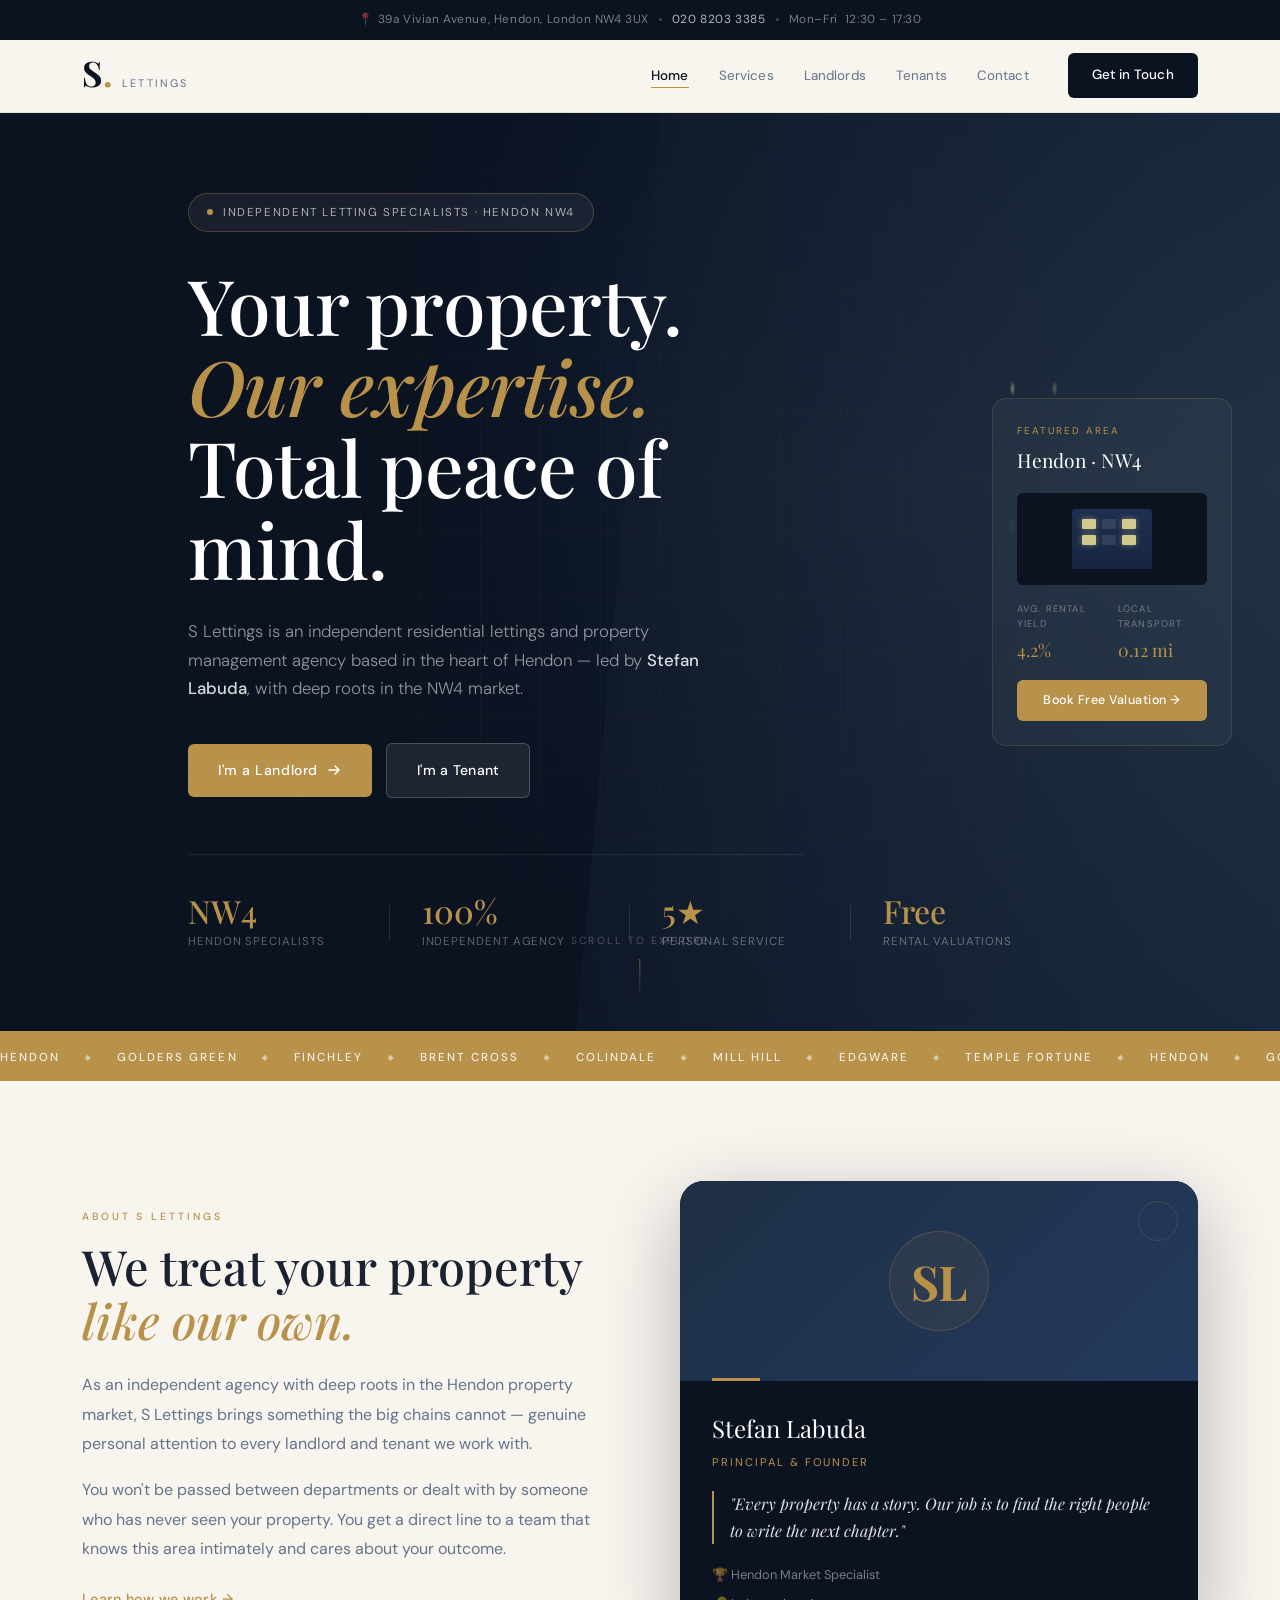
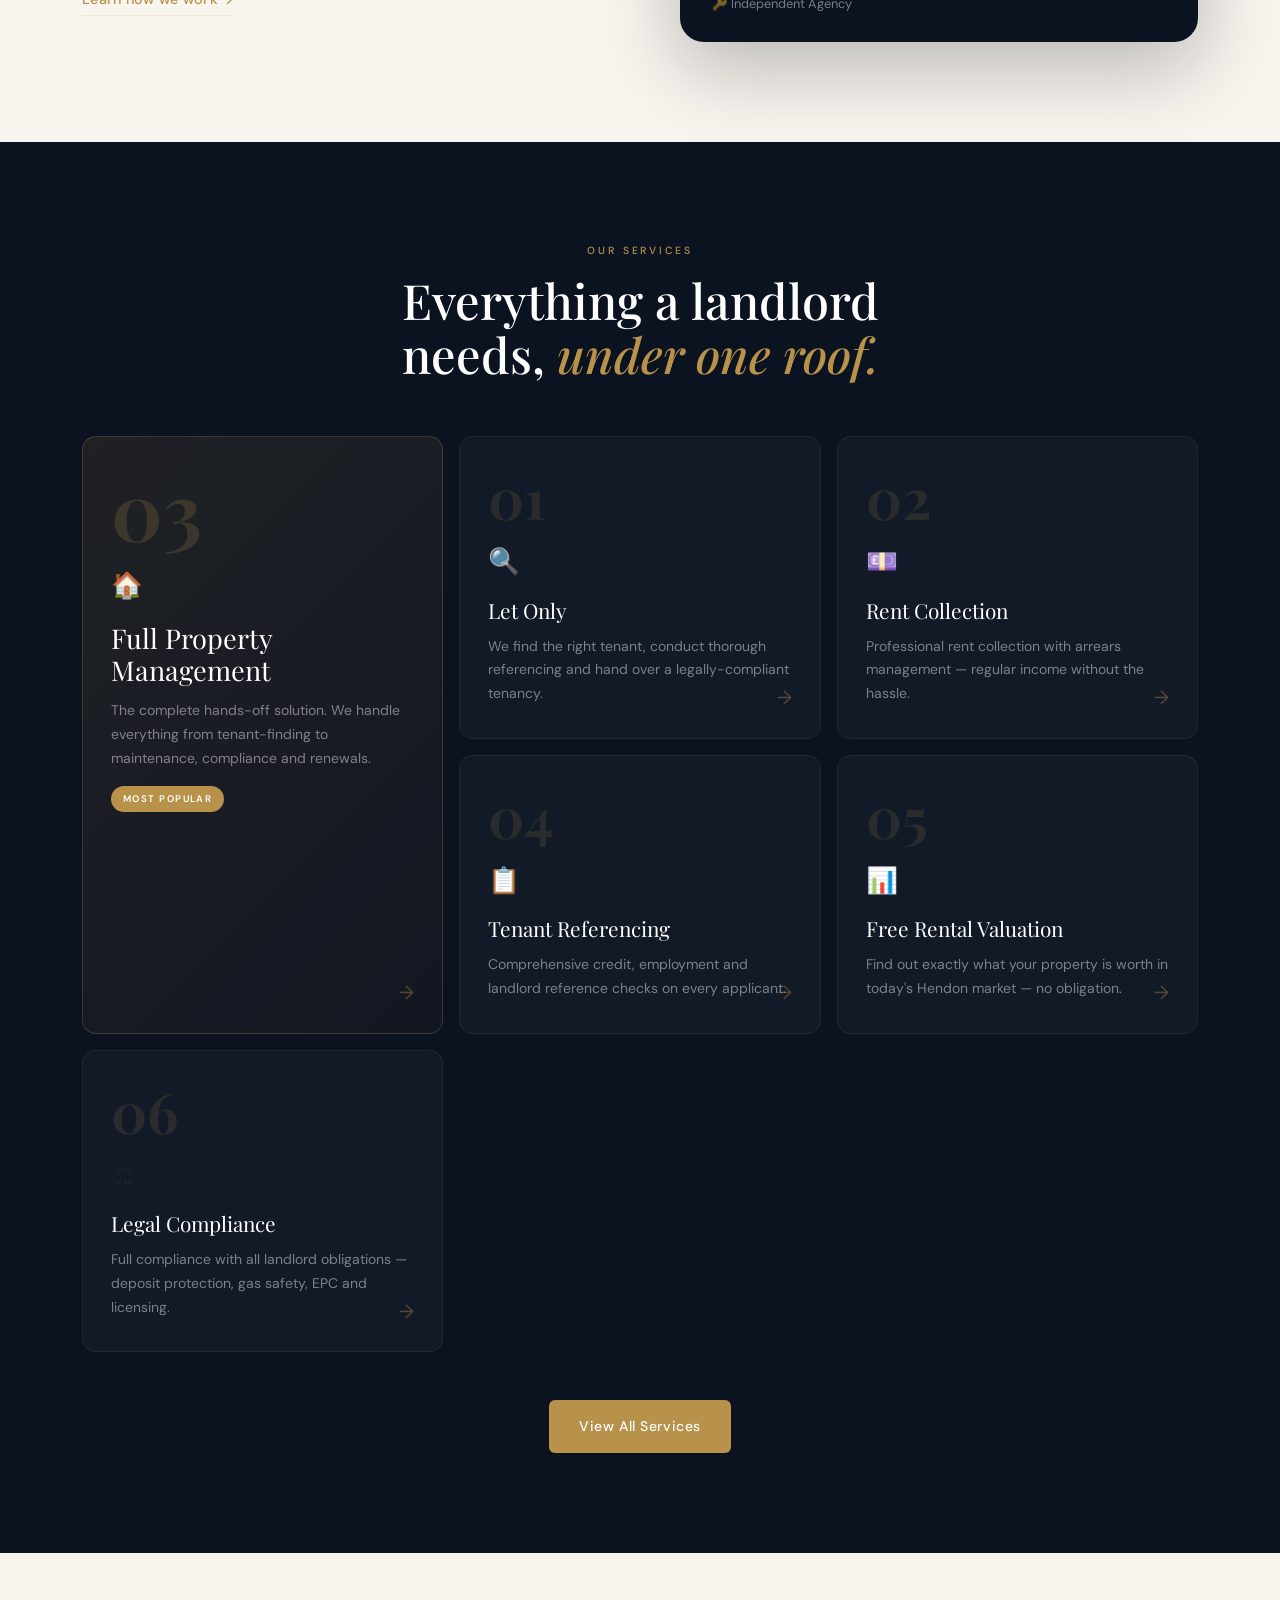
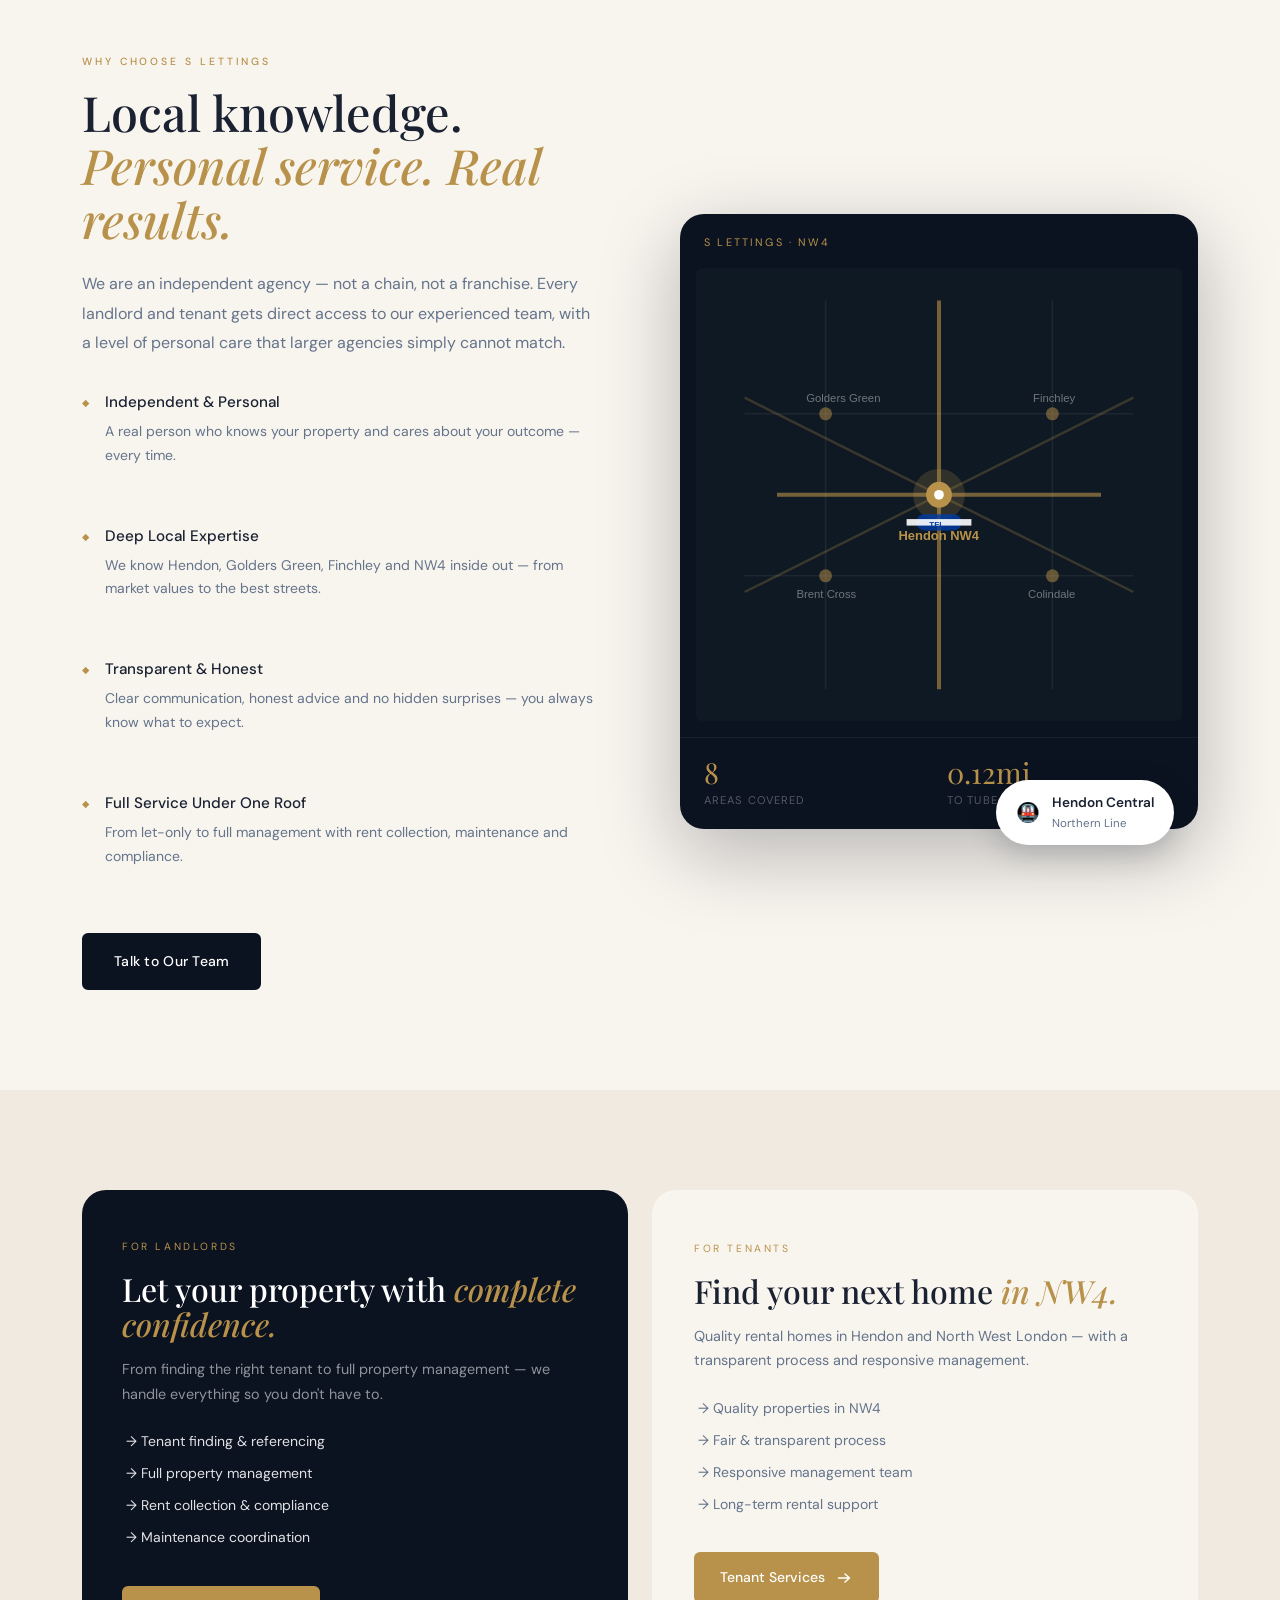
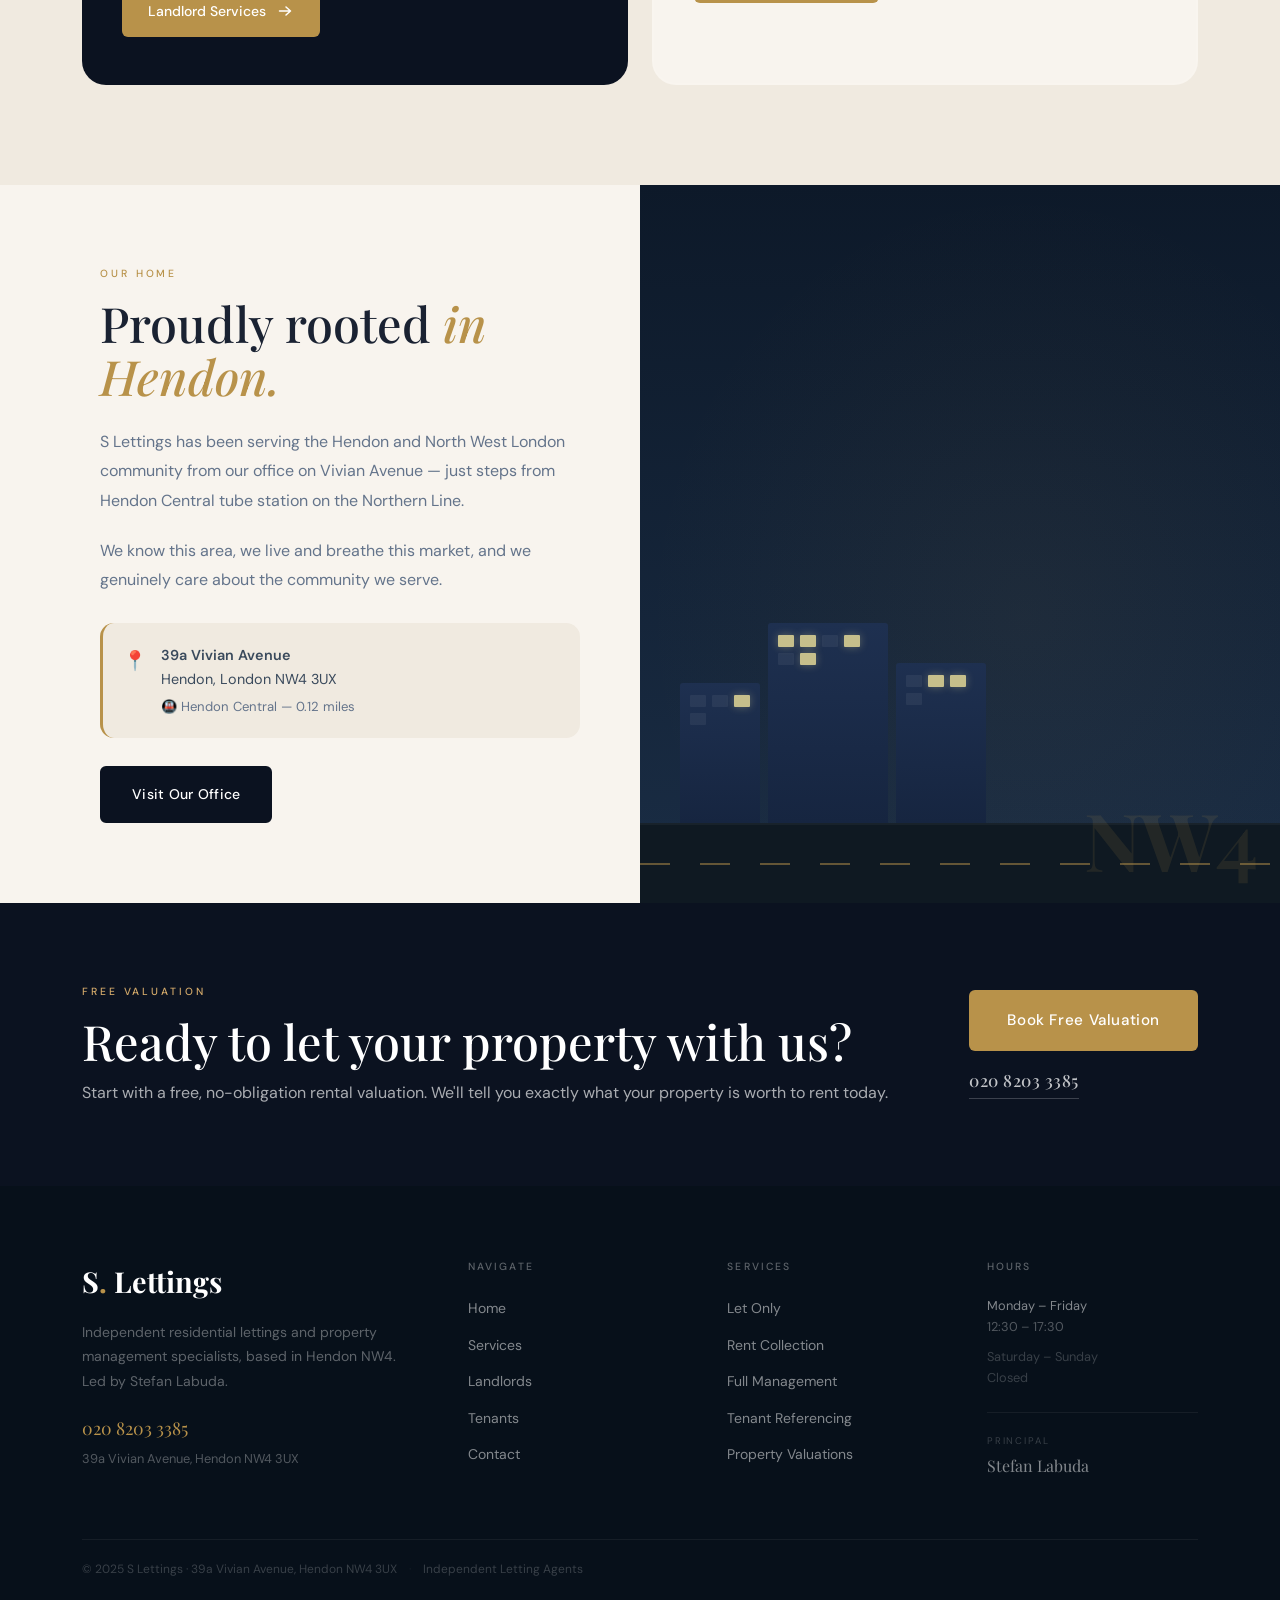
<file: index.html>
<!DOCTYPE html>
<html lang="en">
<head>
  <meta charset="UTF-8"/>
  <meta name="viewport" content="width=device-width, initial-scale=1.0"/>
  <title>S Lettings — Residential Lettings & Property Management | Hendon NW4</title>
  <meta name="description" content="S Lettings — trusted independent residential lettings and property management specialists in Hendon, North London NW4. Led by Stefan Labuda. Call 020 8203 3385."/>
  <link rel="stylesheet" href="styles.css"/>
  <link rel="preconnect" href="https://fonts.googleapis.com"/>
  <link rel="preconnect" href="https://fonts.gstatic.com" crossorigin/>
  <link href="https://fonts.googleapis.com/css2?family=Playfair+Display:ital,wght@0,400;0,500;0,700;1,400;1,700&family=DM+Sans:wght@300;400;500&family=DM+Serif+Display:ital@0;1&display=swap" rel="stylesheet"/>
</head>
<body>

  <div class="preloader" id="preloader">
    <div class="pl-inner">
      <div class="pl-monogram">S<span>L</span></div>
      <div class="pl-tagline">Lettings</div>
      <div class="pl-bar"><div class="pl-fill"></div></div>
    </div>
  </div>

  <div class="topbar">
    <div class="tb-wrap">
      <span class="tb-item">📍 39a Vivian Avenue, Hendon, London NW4 3UX</span>
      <span class="tb-dot"></span>
      <a href="tel:02082033385" class="tb-item tb-phone">020 8203 3385</a>
      <span class="tb-dot"></span>
      <span class="tb-item">Mon–Fri &nbsp;12:30 – 17:30</span>
    </div>
  </div>

  <nav class="nav" id="nav">
    <div class="nav-inner">
      <a href="index.html" class="nav-logo">
        <span class="logo-mark">S</span><span class="logo-dot">.</span><span class="logo-word">Lettings</span>
      </a>
      <ul class="nav-links" id="navLinks">
        <li><a href="index.html" class="nl active">Home</a></li>
        <li><a href="services.html" class="nl">Services</a></li>
        <li><a href="landlords.html" class="nl">Landlords</a></li>
        <li><a href="tenants.html" class="nl">Tenants</a></li>
        <li><a href="contact.html" class="nl">Contact</a></li>
      </ul>
      <a href="contact.html" class="nav-cta">Get in Touch</a>
      <button class="burger" id="burger" aria-label="Menu"><span></span><span></span><span></span></button>
    </div>
  </nav>

  <section class="hero">
    <div class="hero-bg">
      <div class="hbg-gradient"></div>
      <div class="hbg-property"></div>
      <div class="hbg-overlay"></div>
      <div class="hbg-grid"></div>
    </div>

    <div class="hero-content container">
      <div class="hero-badge reveal-fade">
        <span class="hb-dot"></span>
        Independent Letting Specialists · Hendon NW4
      </div>

      <h1 class="hero-h1 reveal-fade d1">
        Your property.<br/>
        <em>Our expertise.</em><br/>
        Total peace of mind.
      </h1>

      <p class="hero-sub reveal-fade d2">
        S Lettings is an independent residential lettings and property management agency based in the heart of Hendon — led by <strong>Stefan Labuda</strong>, with deep roots in the NW4 market.
      </p>

      <div class="hero-actions reveal-fade d3">
        <a href="landlords.html" class="btn-gold">
          <span>I'm a Landlord</span>
          <svg width="16" height="16" viewBox="0 0 16 16" fill="none"><path d="M3 8h10M9 4l4 4-4 4" stroke="currentColor" stroke-width="1.5" stroke-linecap="round" stroke-linejoin="round"/></svg>
        </a>
        <a href="tenants.html" class="btn-ghost">
          I'm a Tenant
        </a>
      </div>

      <div class="hero-stats reveal-fade d4">
        <div class="hstat">
          <div class="hstat-val">NW4</div>
          <div class="hstat-lbl">Hendon Specialists</div>
        </div>
        <div class="hstat-div"></div>
        <div class="hstat">
          <div class="hstat-val">100%</div>
          <div class="hstat-lbl">Independent Agency</div>
        </div>
        <div class="hstat-div"></div>
        <div class="hstat">
          <div class="hstat-val">5★</div>
          <div class="hstat-lbl">Personal Service</div>
        </div>
        <div class="hstat-div"></div>
        <div class="hstat">
          <div class="hstat-val">Free</div>
          <div class="hstat-lbl">Rental Valuations</div>
        </div>
      </div>
    </div>

    <div class="hero-card reveal-right">
      <div class="hcard-tag">Featured Area</div>
      <div class="hcard-area">Hendon · NW4</div>
      <div class="hcard-visual">
        <div class="hcv-building">
          <div class="hcv-facade"></div>
          <div class="hcv-windows">
            <div class="hcv-win lit"></div>
            <div class="hcv-win"></div>
            <div class="hcv-win lit"></div>
            <div class="hcv-win lit"></div>
            <div class="hcv-win"></div>
            <div class="hcv-win lit"></div>
          </div>
        </div>
      </div>
      <div class="hcard-meta">
        <div class="hcm-item">
          <div class="hcm-label">Avg. Rental Yield</div>
          <div class="hcm-val">4.2%</div>
        </div>
        <div class="hcm-item">
          <div class="hcm-label">Local Transport</div>
          <div class="hcm-val">0.12 mi</div>
        </div>
      </div>
      <a href="contact.html" class="hcard-cta">Book Free Valuation →</a>
    </div>

    <div class="hero-scroll-hint">
      <span>Scroll to explore</span>
      <div class="scroll-line"></div>
    </div>
  </section>

  <div class="ticker-wrap">
    <div class="ticker-track">
      <span>Hendon</span><span class="ticker-dot">◆</span>
      <span>Golders Green</span><span class="ticker-dot">◆</span>
      <span>Finchley</span><span class="ticker-dot">◆</span>
      <span>Brent Cross</span><span class="ticker-dot">◆</span>
      <span>Colindale</span><span class="ticker-dot">◆</span>
      <span>Mill Hill</span><span class="ticker-dot">◆</span>
      <span>Edgware</span><span class="ticker-dot">◆</span>
      <span>Temple Fortune</span><span class="ticker-dot">◆</span>
      <span>Hendon</span><span class="ticker-dot">◆</span>
      <span>Golders Green</span><span class="ticker-dot">◆</span>
      <span>Finchley</span><span class="ticker-dot">◆</span>
      <span>Brent Cross</span><span class="ticker-dot">◆</span>
      <span>Colindale</span><span class="ticker-dot">◆</span>
      <span>Mill Hill</span><span class="ticker-dot">◆</span>
      <span>Edgware</span><span class="ticker-dot">◆</span>
      <span>Temple Fortune</span><span class="ticker-dot">◆</span>
    </div>
  </div>

  <section class="section split-intro">
    <div class="container">
      <div class="si-grid">
        <div class="si-left reveal-up">
          <div class="sec-eyebrow">About S Lettings</div>
          <h2 class="sec-h2">We treat your property <em>like our own.</em></h2>
          <p>As an independent agency with deep roots in the Hendon property market, S Lettings brings something the big chains cannot — genuine personal attention to every landlord and tenant we work with.</p>
          <p>You won't be passed between departments or dealt with by someone who has never seen your property. You get a direct line to a team that knows this area intimately and cares about your outcome.</p>
          <a href="landlords.html" class="btn-underline">Learn how we work →</a>
        </div>

        <div class="si-right reveal-right">
          <div class="stefan-card">
            <div class="sc-portrait">
              <div class="sc-portrait-art">
                <div class="spa-circle"></div>
                <div class="spa-silhouette">
                  <svg viewBox="0 0 120 160" fill="none" xmlns="http://www.w3.org/2000/svg">
                    <ellipse cx="60" cy="45" rx="28" ry="30" fill="rgba(184,146,74,0.15)" stroke="rgba(184,146,74,0.4)" stroke-width="1"/>
                    <path d="M12 160 C12 120 108 120 108 160" fill="rgba(184,146,74,0.1)" stroke="rgba(184,146,74,0.4)" stroke-width="1"/>
                  </svg>
                </div>
                <div class="spa-initials">SL</div>
              </div>
            </div>
            <div class="sc-info">
              <div class="sc-name">Stefan Labuda</div>
              <div class="sc-role">Principal &amp; Founder</div>
              <div class="sc-quote">"Every property has a story. Our job is to find the right people to write the next chapter."</div>
              <div class="sc-creds">
                <div class="sc-cred">🏆 Hendon Market Specialist</div>
                <div class="sc-cred">🔑 Independent Agency</div>
              </div>
            </div>
          </div>
        </div>
      </div>
    </div>
  </section>

  <section class="section dark-section">
    <div class="container">
      <div class="sec-head-centered reveal-up">
        <div class="sec-eyebrow light">Our Services</div>
        <h2 class="sec-h2 light">Everything a landlord needs, <em>under one roof.</em></h2>
      </div>

      <div class="svc-visual-grid reveal-up">
        <a href="services.html" class="svg-card svg-featured">
          <div class="svgc-num">03</div>
          <div class="svgc-icon">🏠</div>
          <h3>Full Property Management</h3>
          <p>The complete hands-off solution. We handle everything from tenant-finding to maintenance, compliance and renewals.</p>
          <div class="svgc-badge">Most Popular</div>
          <div class="svgc-arrow">→</div>
        </a>
        <a href="services.html" class="svg-card">
          <div class="svgc-num">01</div>
          <div class="svgc-icon">🔍</div>
          <h3>Let Only</h3>
          <p>We find the right tenant, conduct thorough referencing and hand over a legally-compliant tenancy.</p>
          <div class="svgc-arrow">→</div>
        </a>
        <a href="services.html" class="svg-card">
          <div class="svgc-num">02</div>
          <div class="svgc-icon">💷</div>
          <h3>Rent Collection</h3>
          <p>Professional rent collection with arrears management — regular income without the hassle.</p>
          <div class="svgc-arrow">→</div>
        </a>
        <a href="services.html" class="svg-card">
          <div class="svgc-num">04</div>
          <div class="svgc-icon">📋</div>
          <h3>Tenant Referencing</h3>
          <p>Comprehensive credit, employment and landlord reference checks on every applicant.</p>
          <div class="svgc-arrow">→</div>
        </a>
        <a href="contact.html" class="svg-card">
          <div class="svgc-num">05</div>
          <div class="svgc-icon">📊</div>
          <h3>Free Rental Valuation</h3>
          <p>Find out exactly what your property is worth in today's Hendon market — no obligation.</p>
          <div class="svgc-arrow">→</div>
        </a>
        <a href="services.html" class="svg-card">
          <div class="svgc-num">06</div>
          <div class="svgc-icon">⚖️</div>
          <h3>Legal Compliance</h3>
          <p>Full compliance with all landlord obligations — deposit protection, gas safety, EPC and licensing.</p>
          <div class="svgc-arrow">→</div>
        </a>
      </div>

      <div class="svc-cta reveal-up">
        <a href="services.html" class="btn-gold">View All Services</a>
      </div>
    </div>
  </section>

  <section class="section why-section">
    <div class="container">
      <div class="why-grid">
        <div class="why-left reveal-up">
          <div class="sec-eyebrow">Why Choose S Lettings</div>
          <h2 class="sec-h2">Local knowledge. <em>Personal service. Real results.</em></h2>
          <p>We are an independent agency — not a chain, not a franchise. Every landlord and tenant gets direct access to our experienced team, with a level of personal care that larger agencies simply cannot match.</p>

          <div class="why-pillars">
            <div class="wp reveal-up">
              <div class="wp-icon">◆</div>
              <div class="wp-body">
                <h4>Independent &amp; Personal</h4>
                <p>A real person who knows your property and cares about your outcome — every time.</p>
              </div>
            </div>
            <div class="wp reveal-up d1">
              <div class="wp-icon">◆</div>
              <div class="wp-body">
                <h4>Deep Local Expertise</h4>
                <p>We know Hendon, Golders Green, Finchley and NW4 inside out — from market values to the best streets.</p>
              </div>
            </div>
            <div class="wp reveal-up d2">
              <div class="wp-icon">◆</div>
              <div class="wp-body">
                <h4>Transparent &amp; Honest</h4>
                <p>Clear communication, honest advice and no hidden surprises — you always know what to expect.</p>
              </div>
            </div>
            <div class="wp reveal-up d3">
              <div class="wp-icon">◆</div>
              <div class="wp-body">
                <h4>Full Service Under One Roof</h4>
                <p>From let-only to full management with rent collection, maintenance and compliance.</p>
              </div>
            </div>
          </div>

          <a href="contact.html" class="btn-primary">Talk to Our Team</a>
        </div>

        <div class="why-right reveal-right">
          <div class="why-visual">
            <div class="wv-map-card">
              <div class="wv-map-label">S Lettings · NW4</div>
              <div class="wv-map-art">
                <svg viewBox="0 0 300 280" fill="none" xmlns="http://www.w3.org/2000/svg" class="wv-svg">
                  <rect x="0" y="0" width="300" height="280" fill="#0f1923"/>
                  <path d="M50 140 L250 140" stroke="#B8924A" stroke-width="2.5" opacity="0.6"/>
                  <path d="M150 20 L150 260" stroke="#B8924A" stroke-width="2.5" opacity="0.6"/>
                  <path d="M30 80 L270 200" stroke="rgba(184,146,74,0.25)" stroke-width="1.5"/>
                  <path d="M270 80 L30 200" stroke="rgba(184,146,74,0.25)" stroke-width="1.5"/>
                  <path d="M80 20 L80 260" stroke="rgba(255,255,255,0.06)" stroke-width="1"/>
                  <path d="M220 20 L220 260" stroke="rgba(255,255,255,0.06)" stroke-width="1"/>
                  <path d="M30 90 L270 90" stroke="rgba(255,255,255,0.06)" stroke-width="1"/>
                  <path d="M30 190 L270 190" stroke="rgba(255,255,255,0.06)" stroke-width="1"/>
                  <circle cx="150" cy="140" r="16" fill="#B8924A" opacity="0.2"/>
                  <circle cx="150" cy="140" r="8" fill="#B8924A"/>
                  <circle cx="150" cy="140" r="3" fill="#fff"/>
                  <circle cx="80" cy="90" r="4" fill="rgba(184,146,74,0.5)"/>
                  <circle cx="220" cy="90" r="4" fill="rgba(184,146,74,0.5)"/>
                  <circle cx="80" cy="190" r="4" fill="rgba(184,146,74,0.5)"/>
                  <circle cx="220" cy="190" r="4" fill="rgba(184,146,74,0.5)"/>
                  <text x="68" y="83" font-family="sans-serif" font-size="7" fill="rgba(255,255,255,0.4)">Golders Green</text>
                  <text x="208" y="83" font-family="sans-serif" font-size="7" fill="rgba(255,255,255,0.4)">Finchley</text>
                  <text x="62" y="204" font-family="sans-serif" font-size="7" fill="rgba(255,255,255,0.4)">Brent Cross</text>
                  <text x="205" y="204" font-family="sans-serif" font-size="7" fill="rgba(255,255,255,0.4)">Colindale</text>
                  <text x="125" y="168" font-family="sans-serif" font-size="8" fill="#B8924A" font-weight="bold">Hendon NW4</text>
                  <rect x="136" y="152" width="28" height="10" rx="5" fill="#003DA5" opacity="0.8"/>
                  <rect x="130" y="155" width="40" height="4" rx="0" fill="#fff" opacity="0.9"/>
                  <text x="144" y="160" font-family="sans-serif" font-size="5" fill="#003DA5" font-weight="bold">TFL</text>
                </svg>
              </div>
              <div class="wv-map-stats">
                <div class="wvms-item">
                  <div class="wvms-val">8</div>
                  <div class="wvms-lbl">Areas Covered</div>
                </div>
                <div class="wvms-item">
                  <div class="wvms-val">0.12mi</div>
                  <div class="wvms-lbl">To Tube Station</div>
                </div>
              </div>
            </div>

            <div class="wv-badge">
              <div class="wvb-icon">🚇</div>
              <div class="wvb-text">
                <strong>Hendon Central</strong>
                <span>Northern Line</span>
              </div>
            </div>
          </div>
        </div>
      </div>
    </div>
  </section>

  <section class="section paths-section">
    <div class="container">
      <div class="paths-grid">
        <a href="landlords.html" class="path-card path-landlord reveal-up">
          <div class="pc-eyebrow">For Landlords</div>
          <h2 class="pc-h2">Let your property with <em>complete confidence.</em></h2>
          <p>From finding the right tenant to full property management — we handle everything so you don't have to.</p>
          <ul class="pc-list">
            <li>→ Tenant finding &amp; referencing</li>
            <li>→ Full property management</li>
            <li>→ Rent collection &amp; compliance</li>
            <li>→ Maintenance coordination</li>
          </ul>
          <div class="pc-cta">
            <span>Landlord Services</span>
            <svg width="18" height="18" viewBox="0 0 18 18" fill="none"><path d="M3.5 9h11M10 5l4.5 4L10 13" stroke="currentColor" stroke-width="1.5" stroke-linecap="round" stroke-linejoin="round"/></svg>
          </div>
        </a>

        <a href="tenants.html" class="path-card path-tenant reveal-up d2">
          <div class="pc-eyebrow">For Tenants</div>
          <h2 class="pc-h2">Find your next home <em>in NW4.</em></h2>
          <p>Quality rental homes in Hendon and North West London — with a transparent process and responsive management.</p>
          <ul class="pc-list">
            <li>→ Quality properties in NW4</li>
            <li>→ Fair &amp; transparent process</li>
            <li>→ Responsive management team</li>
            <li>→ Long-term rental support</li>
          </ul>
          <div class="pc-cta">
            <span>Tenant Services</span>
            <svg width="18" height="18" viewBox="0 0 18 18" fill="none"><path d="M3.5 9h11M10 5l4.5 4L10 13" stroke="currentColor" stroke-width="1.5" stroke-linecap="round" stroke-linejoin="round"/></svg>
          </div>
        </a>
      </div>
    </div>
  </section>

  <section class="area-section">
    <div class="area-left reveal-up">
      <div class="al-inner">
        <div class="sec-eyebrow">Our Home</div>
        <h2 class="sec-h2">Proudly rooted <em>in Hendon.</em></h2>
        <p>S Lettings has been serving the Hendon and North West London community from our office on Vivian Avenue — just steps from Hendon Central tube station on the Northern Line.</p>
        <p>We know this area, we live and breathe this market, and we genuinely care about the community we serve.</p>
        <div class="al-address">
          <div class="ala-icon">📍</div>
          <div>
            <strong>39a Vivian Avenue</strong><br/>
            Hendon, London NW4 3UX<br/>
            <span class="ala-tube">🚇 Hendon Central — 0.12 miles</span>
          </div>
        </div>
        <a href="contact.html" class="btn-primary">Visit Our Office</a>
      </div>
    </div>
    <div class="area-right">
      <div class="area-photo-art">
        <div class="apa-sky"></div>
        <div class="apa-buildings">
          <div class="apa-bld apa-bld1">
            <div class="apa-win"></div><div class="apa-win"></div>
            <div class="apa-win lit"></div><div class="apa-win"></div>
          </div>
          <div class="apa-bld apa-bld2">
            <div class="apa-win lit"></div><div class="apa-win lit"></div>
            <div class="apa-win"></div><div class="apa-win lit"></div>
            <div class="apa-win"></div><div class="apa-win lit"></div>
          </div>
          <div class="apa-bld apa-bld3">
            <div class="apa-win"></div><div class="apa-win lit"></div>
            <div class="apa-win lit"></div><div class="apa-win"></div>
          </div>
        </div>
        <div class="apa-road"></div>
        <div class="apa-overlay-text">NW4</div>
      </div>
    </div>
  </section>

  <section class="cta-band">
    <div class="container">
      <div class="ctab-inner reveal-up">
        <div class="ctab-left">
          <div class="sec-eyebrow light">Free Valuation</div>
          <h2 class="sec-h2 light">Ready to let your property with us?</h2>
          <p style="color:rgba(255,255,255,0.65)">Start with a free, no-obligation rental valuation. We'll tell you exactly what your property is worth to rent today.</p>
        </div>
        <div class="ctab-right">
          <a href="contact.html" class="btn-gold btn-lg">Book Free Valuation</a>
          <a href="tel:02082033385" class="btn-call">020 8203 3385</a>
        </div>
      </div>
    </div>
  </section>

  <footer class="footer">
    <div class="container">
      <div class="footer-grid">
        <div class="fg-brand">
          <div class="fg-logo">S<span>.</span> Lettings</div>
          <p>Independent residential lettings and property management specialists, based in Hendon NW4. Led by Stefan Labuda.</p>
          <div class="fg-contact">
            <a href="tel:02082033385">020 8203 3385</a>
            <span>39a Vivian Avenue, Hendon NW4 3UX</span>
          </div>
        </div>
        <div class="fg-col">
          <h4>Navigate</h4>
          <ul>
            <li><a href="index.html">Home</a></li>
            <li><a href="services.html">Services</a></li>
            <li><a href="landlords.html">Landlords</a></li>
            <li><a href="tenants.html">Tenants</a></li>
            <li><a href="contact.html">Contact</a></li>
          </ul>
        </div>
        <div class="fg-col">
          <h4>Services</h4>
          <ul>
            <li><a href="services.html">Let Only</a></li>
            <li><a href="services.html">Rent Collection</a></li>
            <li><a href="services.html">Full Management</a></li>
            <li><a href="services.html">Tenant Referencing</a></li>
            <li><a href="services.html">Property Valuations</a></li>
          </ul>
        </div>
        <div class="fg-col">
          <h4>Hours</h4>
          <div class="fg-hours">
            <div class="fh"><span>Monday – Friday</span><span>12:30 – 17:30</span></div>
            <div class="fh fh-closed"><span>Saturday – Sunday</span><span>Closed</span></div>
          </div>
          <div class="fg-stefan">
            <div class="fgs-label">Principal</div>
            <div class="fgs-name">Stefan Labuda</div>
          </div>
        </div>
      </div>
      <div class="footer-bottom">
        <span>© 2025 S Lettings · 39a Vivian Avenue, Hendon NW4 3UX</span>
        <span class="fb-sep">·</span>
        <span>Independent Letting Agents</span>
      </div>
    </div>
  </footer>

  <script src="script.js"></script>
</body>
</html>
</file>
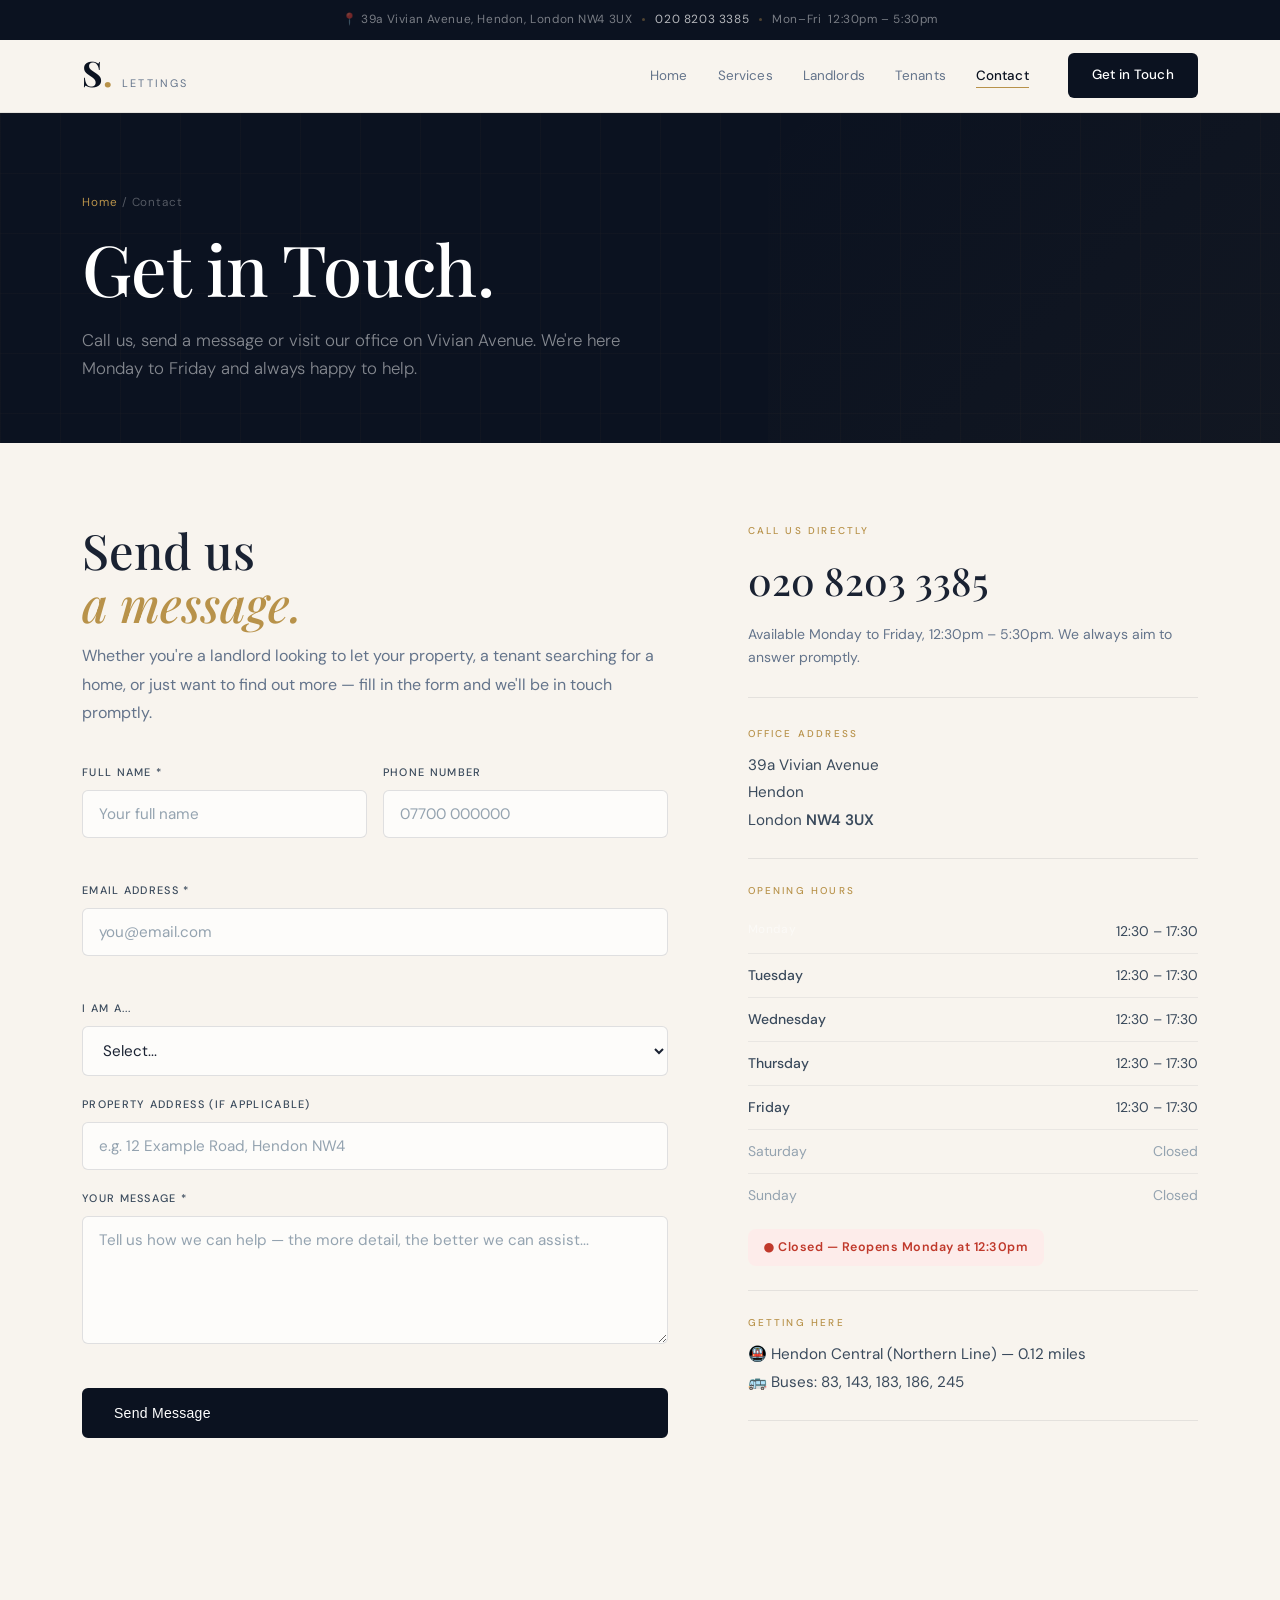
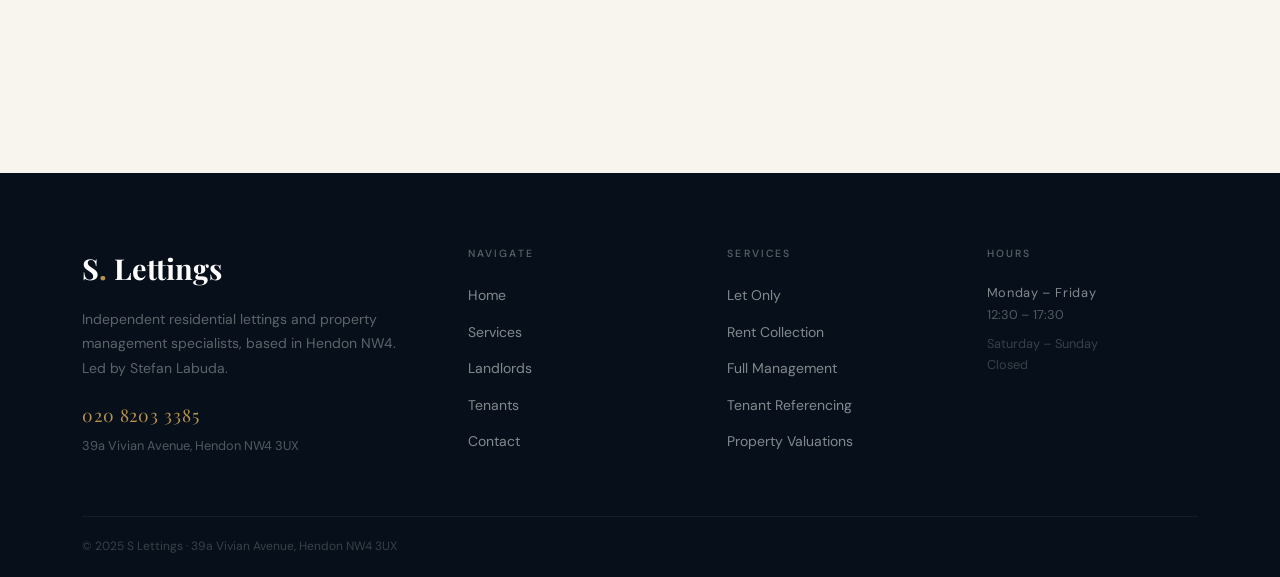
<file: contact.html>
<!DOCTYPE html>
<html lang="en">
<head>
  <meta charset="UTF-8"/>
  <meta name="viewport" content="width=device-width, initial-scale=1.0"/>
  <title>Contact — S Lettings Hendon NW4</title>
  <meta name="description" content="Contact S Lettings, independent letting agents in Hendon NW4. Call 020 8203 3385 or send a message. Free rental valuations available."/>
  <link rel="stylesheet" href="styles.css"/>
  <link rel="preconnect" href="https://fonts.googleapis.com"/>
  
  <link href="https://fonts.googleapis.com/css2?family=Playfair+Display:ital,wght@0,400;0,500;0,700;1,400;1,700&family=DM+Sans:wght@300;400;500&family=DM+Serif+Display:ital@0;1&display=swap" rel="stylesheet"/>
</head>
<body>
  <div class="preloader" id="preloader">
    <div class="pl-inner">
      <div class="pl-monogram">S<span>L</span></div>
      <div class="pl-tagline">Lettings</div>
      <div class="pl-bar"><div class="pl-fill"></div></div>
    </div>
  </div></div>
  </div>
  <div class="topbar">
    <div class="tb-wrap">
      <span class="tb-item">📍 39a Vivian Avenue, Hendon, London NW4 3UX</span><span class="tb-dot"></span>
      <a href="tel:02082033385" class="tb-item tb-phone">020 8203 3385</a><span class="tb-dot"></span>
      <span class="tb-item">Mon–Fri &nbsp;12:30pm – 5:30pm</span>
    </div>
  </div>
  <nav class="nav" id="nav">
    <div class="nav-inner">
      <a href="index.html" class="nav-logo"><span class="logo-mark">S</span><span class="logo-dot">.</span><span class="logo-word">Lettings</span></a>
      <ul class="nav-links" id="navLinks">
        <li><a href="index.html" class="nl">Home</a></li>
        <li><a href="services.html" class="nl">Services</a></li>
        <li><a href="landlords.html" class="nl">Landlords</a></li>
        <li><a href="tenants.html" class="nl">Tenants</a></li>
        <li><a href="contact.html" class="nl active">Contact</a></li>
      </ul>
      <a href="contact.html" class="nav-cta">Get in Touch</a>
      <button class="burger" id="burger"><span></span><span></span><span></span></button>
    </div>
  </nav>

  <section class="page-hero short-hero">
    <div class="container">
      <div class="breadcrumb"><a href="index.html">Home</a> / Contact</div>
      <h1 class="ph-h1 reveal-up">Get in Touch.</h1>
      <p class="ph-sub reveal-up d1">Call us, send a message or visit our office on Vivian Avenue. We're here Monday to Friday and always happy to help.</p>
    </div>
  </section>

  <section class="section contact-section">
    <div class="container">
      <div class="contact-grid">

        <div class="cg-form reveal-up">
          <h2 class="sec-h2">Send us<br/><em>a message.</em></h2>
          <p class="cg-intro">Whether you're a landlord looking to let your property, a tenant searching for a home, or just want to find out more — fill in the form and we'll be in touch promptly.</p>

          <form class="the-form" id="contactForm" novalidate>
            <div class="form-row-2">
              <div class="fgroup">
                <label for="f-name">Full Name *</label>
                <input type="text" id="f-name" placeholder="Your full name" required/>
                <span class="ferr" id="nameErr"></span>
              </div>
              <div class="fgroup">
                <label for="f-phone">Phone Number</label>
                <input type="tel" id="f-phone" placeholder="07700 000000"/>
              </div>
            </div>
            <div class="fgroup">
              <label for="f-email">Email Address *</label>
              <input type="email" id="f-email" placeholder="you@email.com" required/>
              <span class="ferr" id="emailErr"></span>
            </div>
            <div class="fgroup">
              <label for="f-type">I am a...</label>
              <select id="f-type">
                <option value="">Select...</option>
                <option>Landlord looking to let a property</option>
                <option>Landlord looking for property management</option>
                <option>Tenant looking for a property to rent</option>
                <option>Existing tenant with an enquiry</option>
                <option>Other enquiry</option>
              </select>
            </div>
            <div class="fgroup">
              <label for="f-property">Property Address (if applicable)</label>
              <input type="text" id="f-property" placeholder="e.g. 12 Example Road, Hendon NW4"/>
            </div>
            <div class="fgroup">
              <label for="f-msg">Your Message *</label>
              <textarea id="f-msg" rows="5" placeholder="Tell us how we can help — the more detail, the better we can assist..." required></textarea>
              <span class="ferr" id="msgErr"></span>
            </div>
            <button type="submit" class="btn-primary btn-full" id="submitBtn">
              <span id="btnTxt">Send Message</span>
              <span id="btnLoad" style="display:none">Sending...</span>
            </button>
            <div class="form-success" id="formSuccess" style="display:none">
              <div class="fs-icon">✓</div>
              <h3>Message received.</h3>
              <p>Thank you for contacting S Lettings. A member of our team will be in touch with you shortly.</p>
            </div>
          </form>
        </div>

        <div class="cg-info reveal-right">
          <div class="ci-call">
            <div class="ci-label">Call Us Directly</div>
            <a href="tel:02082033385" class="ci-phone">020 8203 3385</a>
            <p>Available Monday to Friday, 12:30pm – 5:30pm. We always aim to answer promptly.</p>
          </div>

          <div class="ci-block">
            <div class="ci-label">Office Address</div>
            <p class="ci-main">
              39a Vivian Avenue<br/>
              Hendon<br/>
              London <strong>NW4 3UX</strong>
            </p>
          </div>

          <div class="ci-block">
            <div class="ci-label">Opening Hours</div>
            <div class="ci-hours">
              <div class="cih-row"><span class="tb-item">Monday</span><span>12:30 – 17:30</span></div>
              <div class="cih-row"><span>Tuesday</span><span>12:30 – 17:30</span></div>
              <div class="cih-row"><span>Wednesday</span><span>12:30 – 17:30</span></div>
              <div class="cih-row"><span>Thursday</span><span>12:30 – 17:30</span></div>
              <div class="cih-row"><span>Friday</span><span>12:30 – 17:30</span></div>
              <div class="cih-row cih-closed"><span>Saturday</span><span>Closed</span></div>
              <div class="cih-row cih-closed"><span>Sunday</span><span>Closed</span></div>
            </div>
            <div class="open-status" id="openStatus"></div>
          </div>

          <div class="ci-block">
            <div class="ci-label">Getting Here</div>
            <p class="ci-main">
              🚇 Hendon Central (Northern Line) — 0.12 miles<br/>
              🚌 Buses: 83, 143, 183, 186, 245
            </p>
          </div>

          <div class="ci-map">
            <iframe
              src="https://www.google.com/maps/embed?pb=!1m18!1m12!1m3!1d2482.0!2d-0.2048!3d51.5825!2m3!1f0!2f0!3f0!3m2!1i1024!2i768!4f13.1!3m3!1m2!1s0x487611b4c4b3c5e7%3A0x1234567890abcdef!2s39a+Vivian+Avenue%2C+London+NW4+3UX!5e0!3m2!1sen!2suk!4v1"
              width="100%" height="240"
              style="border:0; border-radius:10px;"
              allowfullscreen="" loading="lazy"
              title="S Lettings location">
            </iframe>
          </div>
        </div>

      </div>
    </div>
  </section>

  <footer class="footer">
    <div class="container">
      <div class="footer-grid">
        <div class="fg-brand">
          <div class="fg-logo">S<span>.</span> Lettings</div>
          <p>Independent residential lettings and property management specialists, based in Hendon NW4. Led by Stefan Labuda.</p>
          <div class="fg-contact"><a href="tel:02082033385" class="tb-item tb-phone">020 8203 3385</a><span>39a Vivian Avenue, Hendon NW4 3UX</span></div>
        </div>
        <div class="fg-col"><h4>Navigate</h4><ul><li><a href="index.html">Home</a></li><li><a href="services.html">Services</a></li><li><a href="landlords.html">Landlords</a></li><li><a href="tenants.html">Tenants</a></li><li><a href="contact.html">Contact</a></li></ul></div>
        <div class="fg-col"><h4>Services</h4><ul><li><a href="services.html">Let Only</a></li><li><a href="services.html">Rent Collection</a></li><li><a href="services.html">Full Management</a></li><li><a href="services.html">Tenant Referencing</a></li><li><a href="services.html">Property Valuations</a></li></ul></div>
        <div class="fg-col"><h4>Hours</h4><div class="fg-hours"><div class="fh"><span class="tb-item">Monday – Friday</span><span>12:30 – 17:30</span></div><div class="fh fh-closed"><span>Saturday – Sunday</span><span>Closed</span></div></div></div>
      </div>
      <div class="footer-bottom"><span>© 2025 S Lettings · 39a Vivian Avenue, Hendon NW4 3UX</span></div>
    </div>
  </footer>
  <script src="script.js"></script>
</body>
</html>
</file>
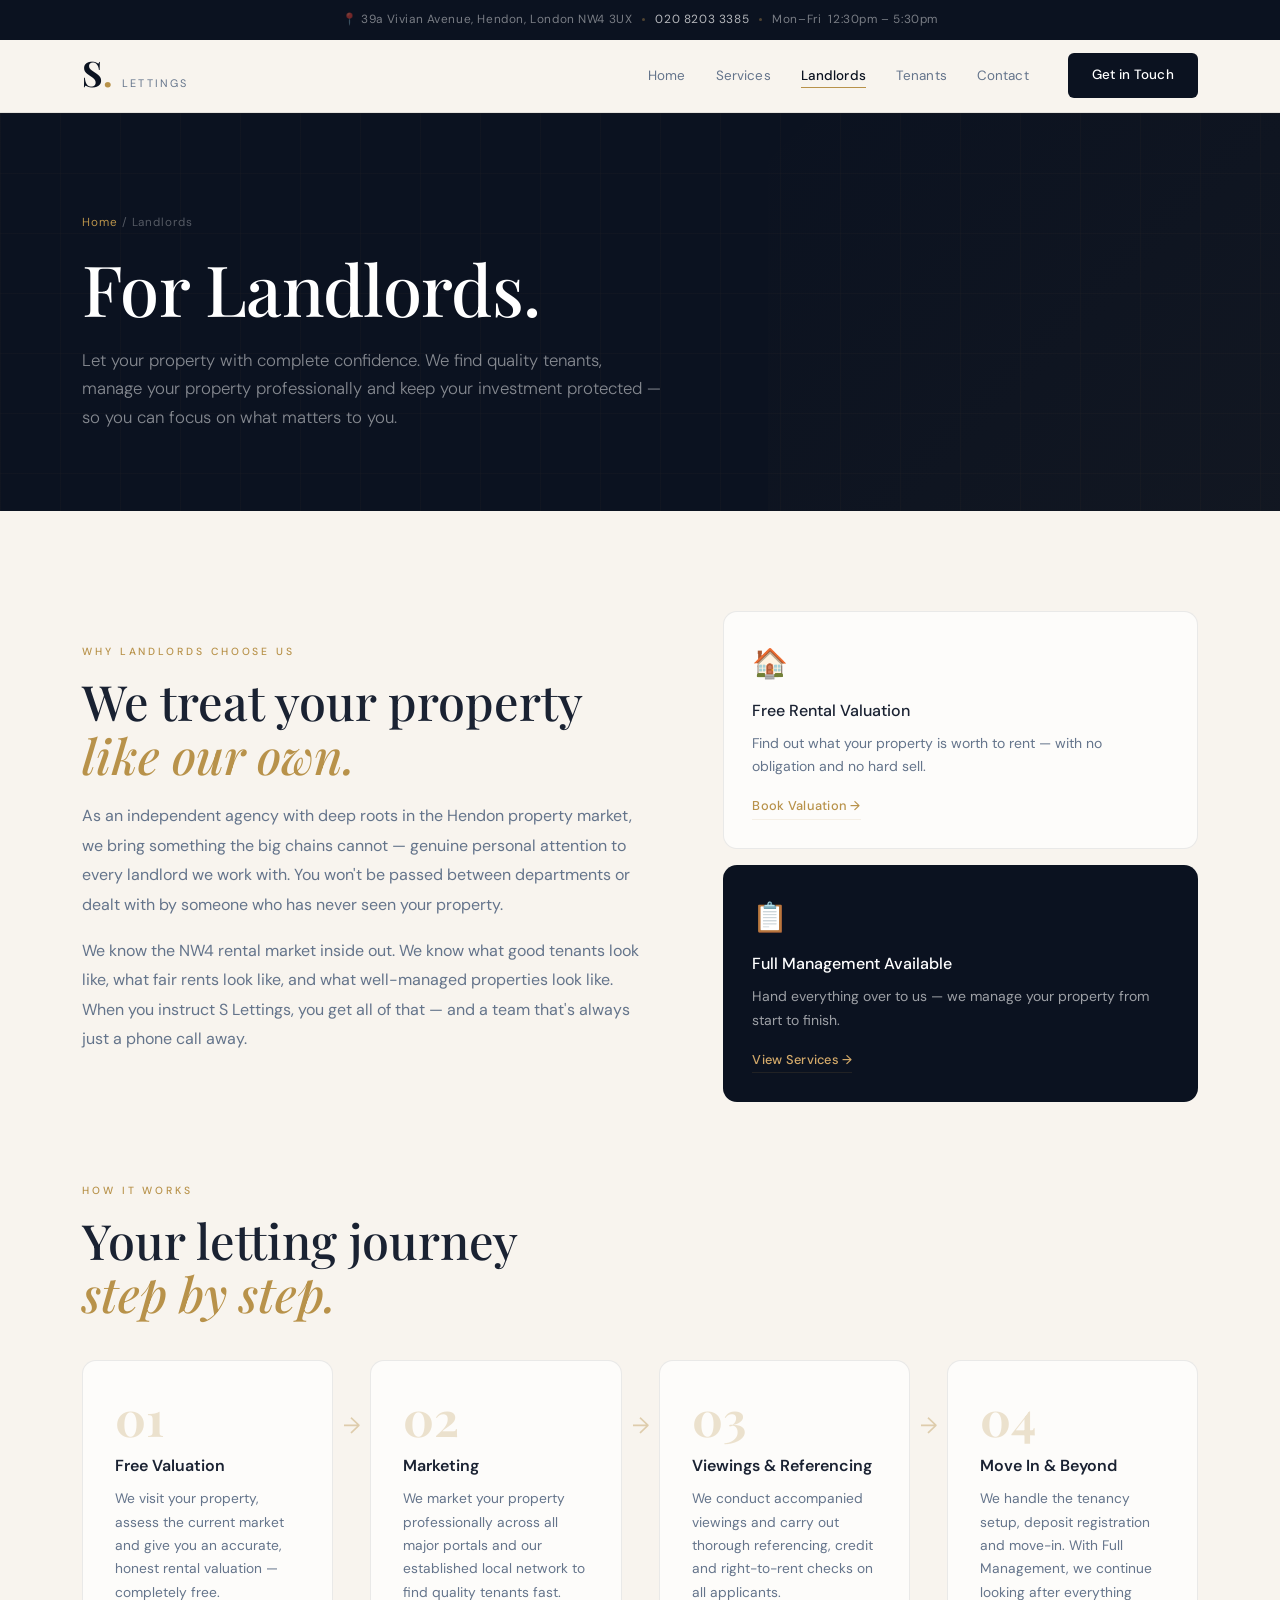
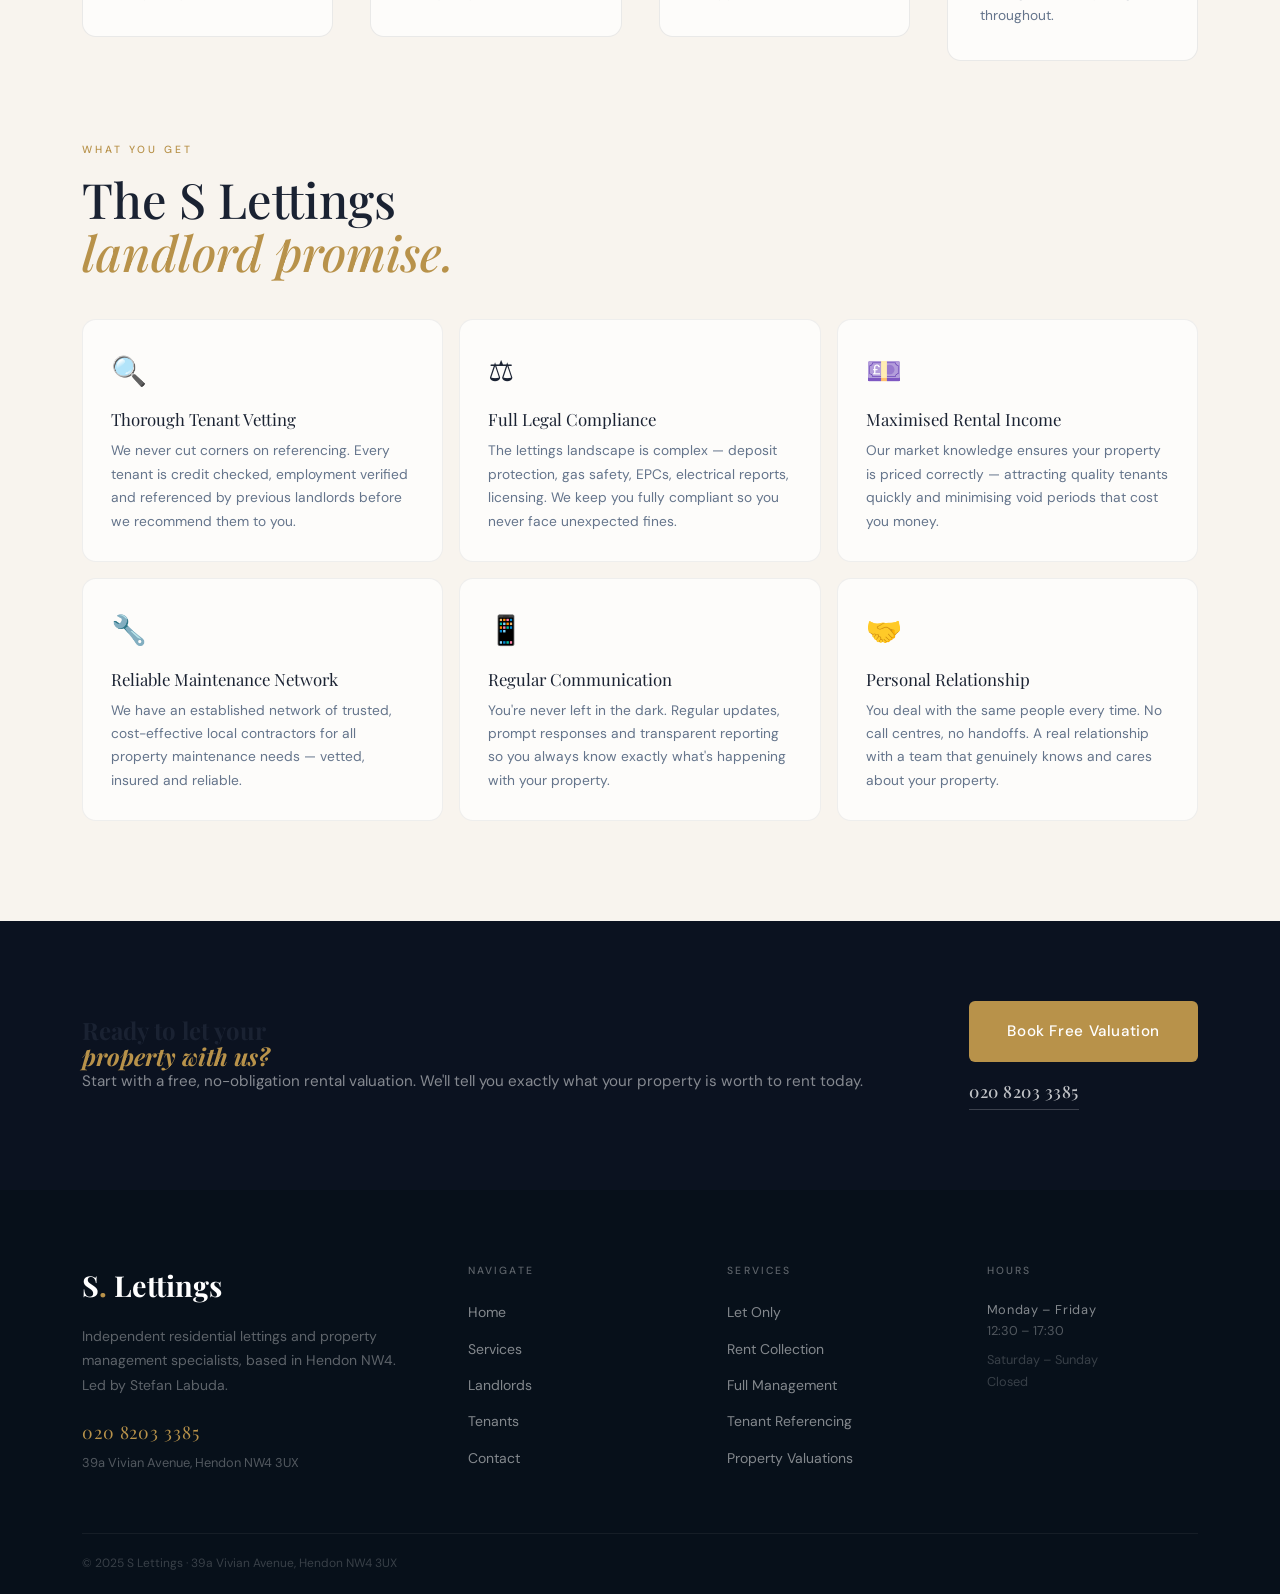
<file: landlords.html>
<!DOCTYPE html>
<html lang="en">
<head>
  <meta charset="UTF-8"/>
  <meta name="viewport" content="width=device-width, initial-scale=1.0"/>
  <title>For Landlords — S Lettings Hendon NW4</title>
  <meta name="description" content="Landlord lettings and property management services from S Lettings, independent letting agents in Hendon, London NW4. Call 020 8203 3385."/>
  <link rel="stylesheet" href="styles.css"/>
  <link rel="preconnect" href="https://fonts.googleapis.com"/>
  
  <link href="https://fonts.googleapis.com/css2?family=Playfair+Display:ital,wght@0,400;0,500;0,700;1,400;1,700&family=DM+Sans:wght@300;400;500&family=DM+Serif+Display:ital@0;1&display=swap" rel="stylesheet"/>
</head>
<body>
  <div class="preloader" id="preloader">
    <div class="pl-inner">
      <div class="pl-monogram">S<span>L</span></div>
      <div class="pl-tagline">Lettings</div>
      <div class="pl-bar"><div class="pl-fill"></div></div>
    </div>
  </div></div>
  </div>
  <div class="topbar">
    <div class="tb-wrap">
      <span class="tb-item">📍 39a Vivian Avenue, Hendon, London NW4 3UX</span><span class="tb-dot"></span>
      <a href="tel:02082033385" class="tb-item tb-phone">020 8203 3385</a><span class="tb-dot"></span>
      <span class="tb-item">Mon–Fri &nbsp;12:30pm – 5:30pm</span>
    </div>
  </div>
  <nav class="nav" id="nav">
    <div class="nav-inner">
      <a href="index.html" class="nav-logo"><span class="logo-mark">S</span><span class="logo-dot">.</span><span class="logo-word">Lettings</span></a>
      <ul class="nav-links" id="navLinks">
        <li><a href="index.html" class="nl">Home</a></li>
        <li><a href="services.html" class="nl">Services</a></li>
        <li><a href="landlords.html" class="nl active">Landlords</a></li>
        <li><a href="tenants.html" class="nl">Tenants</a></li>
        <li><a href="contact.html" class="nl">Contact</a></li>
      </ul>
      <a href="contact.html" class="nav-cta">Get in Touch</a>
      <button class="burger" id="burger"><span></span><span></span><span></span></button>
    </div>
  </nav>

  <section class="page-hero">
    <div class="container">
      <div class="breadcrumb"><a href="index.html">Home</a> / Landlords</div>
      <h1 class="ph-h1 reveal-up">For Landlords.</h1>
      <p class="ph-sub reveal-up d1">Let your property with complete confidence. We find quality tenants, manage your property professionally and keep your investment protected — so you can focus on what matters to you.</p>
    </div>
  </section>

  <section class="section">
    <div class="container">

      <div class="ll-intro reveal-up">
        <div class="lli-text">
          <div class="sec-eyebrow">Why Landlords Choose Us</div>
          <h2 class="sec-h2">We treat your property<br/><em>like our own.</em></h2>
          <p>As an independent agency with deep roots in the Hendon property market, we bring something the big chains cannot — genuine personal attention to every landlord we work with. You won't be passed between departments or dealt with by someone who has never seen your property.</p>
          <p>We know the NW4 rental market inside out. We know what good tenants look like, what fair rents look like, and what well-managed properties look like. When you instruct S Lettings, you get all of that — and a team that's always just a phone call away.</p>
        </div>
        <div class="lli-stats">
          <div class="lls-card">
            <div class="lls-icon">🏠</div>
            <h4>Free Rental Valuation</h4>
            <p>Find out what your property is worth to rent — with no obligation and no hard sell.</p>
            <a href="contact.html" class="btn-outline-sm">Book Valuation →</a>
          </div>
          <div class="lls-card lls-accent">
            <div class="lls-icon">📋</div>
            <h4>Full Management Available</h4>
            <p>Hand everything over to us — we manage your property from start to finish.</p>
            <a href="services.html" class="btn-outline-sm">View Services →</a>
          </div>
        </div>
      </div>

      <div class="process-section reveal-up">
        <div class="sec-eyebrow">How It Works</div>
        <h2 class="sec-h2">Your letting journey<br/><em>step by step.</em></h2>
        <div class="process-steps">
          <div class="ps-step">
            <div class="ps-num">01</div>
            <h4>Free Valuation</h4>
            <p>We visit your property, assess the current market and give you an accurate, honest rental valuation — completely free.</p>
          </div>
          <div class="ps-arrow">→</div>
          <div class="ps-step">
            <div class="ps-num">02</div>
            <h4>Marketing</h4>
            <p>We market your property professionally across all major portals and our established local network to find quality tenants fast.</p>
          </div>
          <div class="ps-arrow">→</div>
          <div class="ps-step">
            <div class="ps-num">03</div>
            <h4>Viewings & Referencing</h4>
            <p>We conduct accompanied viewings and carry out thorough referencing, credit and right-to-rent checks on all applicants.</p>
          </div>
          <div class="ps-arrow">→</div>
          <div class="ps-step">
            <div class="ps-num">04</div>
            <h4>Move In & Beyond</h4>
            <p>We handle the tenancy setup, deposit registration and move-in. With Full Management, we continue looking after everything throughout.</p>
          </div>
        </div>
      </div>

      <div class="ll-benefits reveal-up">
        <div class="sec-eyebrow">What You Get</div>
        <h2 class="sec-h2">The S Lettings<br/><em>landlord promise.</em></h2>
        <div class="llb-grid">
          <div class="llb-card">
            <div class="llbc-icon">🔍</div>
            <h3>Thorough Tenant Vetting</h3>
            <p>We never cut corners on referencing. Every tenant is credit checked, employment verified and referenced by previous landlords before we recommend them to you.</p>
          </div>
          <div class="llb-card">
            <div class="llbc-icon">⚖️</div>
            <h3>Full Legal Compliance</h3>
            <p>The lettings landscape is complex — deposit protection, gas safety, EPCs, electrical reports, licensing. We keep you fully compliant so you never face unexpected fines.</p>
          </div>
          <div class="llb-card">
            <div class="llbc-icon">💷</div>
            <h3>Maximised Rental Income</h3>
            <p>Our market knowledge ensures your property is priced correctly — attracting quality tenants quickly and minimising void periods that cost you money.</p>
          </div>
          <div class="llb-card">
            <div class="llbc-icon">🔧</div>
            <h3>Reliable Maintenance Network</h3>
            <p>We have an established network of trusted, cost-effective local contractors for all property maintenance needs — vetted, insured and reliable.</p>
          </div>
          <div class="llb-card">
            <div class="llbc-icon">📱</div>
            <h3>Regular Communication</h3>
            <p>You're never left in the dark. Regular updates, prompt responses and transparent reporting so you always know exactly what's happening with your property.</p>
          </div>
          <div class="llb-card">
            <div class="llbc-icon">🤝</div>
            <h3>Personal Relationship</h3>
            <p>You deal with the same people every time. No call centres, no handoffs. A real relationship with a team that genuinely knows and cares about your property.</p>
          </div>
        </div>
      </div>

    </div>
  </section>

  <section class="cta-section">
    <div class="container">
      <div class="cta-box reveal-up">
        <div class="cta-left">
          <h2>Ready to let your<br/><em>property with us?</em></h2>
          <p>Start with a free, no-obligation rental valuation. We'll tell you exactly what your property is worth to rent today.</p>
        </div>
        <div class="cta-right">
          <a href="contact.html" class="btn-gold btn-lg">Book Free Valuation</a>
          <a href="tel:02082033385" class="btn-call">020 8203 3385</a>
        </div>
      </div>
    </div>
  </section>

  <footer class="footer">
    <div class="container">
      <div class="footer-grid">
        <div class="fg-brand">
          <div class="fg-logo">S<span>.</span> Lettings</div>
          <p>Independent residential lettings and property management specialists, based in Hendon NW4. Led by Stefan Labuda.</p>
          <div class="fg-contact"><a href="tel:02082033385" class="tb-item tb-phone">020 8203 3385</a><span>39a Vivian Avenue, Hendon NW4 3UX</span></div>
        </div>
        <div class="fg-col"><h4>Navigate</h4><ul><li><a href="index.html">Home</a></li><li><a href="services.html">Services</a></li><li><a href="landlords.html">Landlords</a></li><li><a href="tenants.html">Tenants</a></li><li><a href="contact.html">Contact</a></li></ul></div>
        <div class="fg-col"><h4>Services</h4><ul><li><a href="services.html">Let Only</a></li><li><a href="services.html">Rent Collection</a></li><li><a href="services.html">Full Management</a></li><li><a href="services.html">Tenant Referencing</a></li><li><a href="services.html">Property Valuations</a></li></ul></div>
        <div class="fg-col"><h4>Hours</h4><div class="fg-hours"><div class="fh"><span class="tb-item">Monday – Friday</span><span>12:30 – 17:30</span></div><div class="fh fh-closed"><span>Saturday – Sunday</span><span>Closed</span></div></div></div>
      </div>
      <div class="footer-bottom"><span>© 2025 S Lettings · 39a Vivian Avenue, Hendon NW4 3UX</span></div>
    </div>
  </footer>
  <script src="script.js"></script>
</body>
</html>
</file>
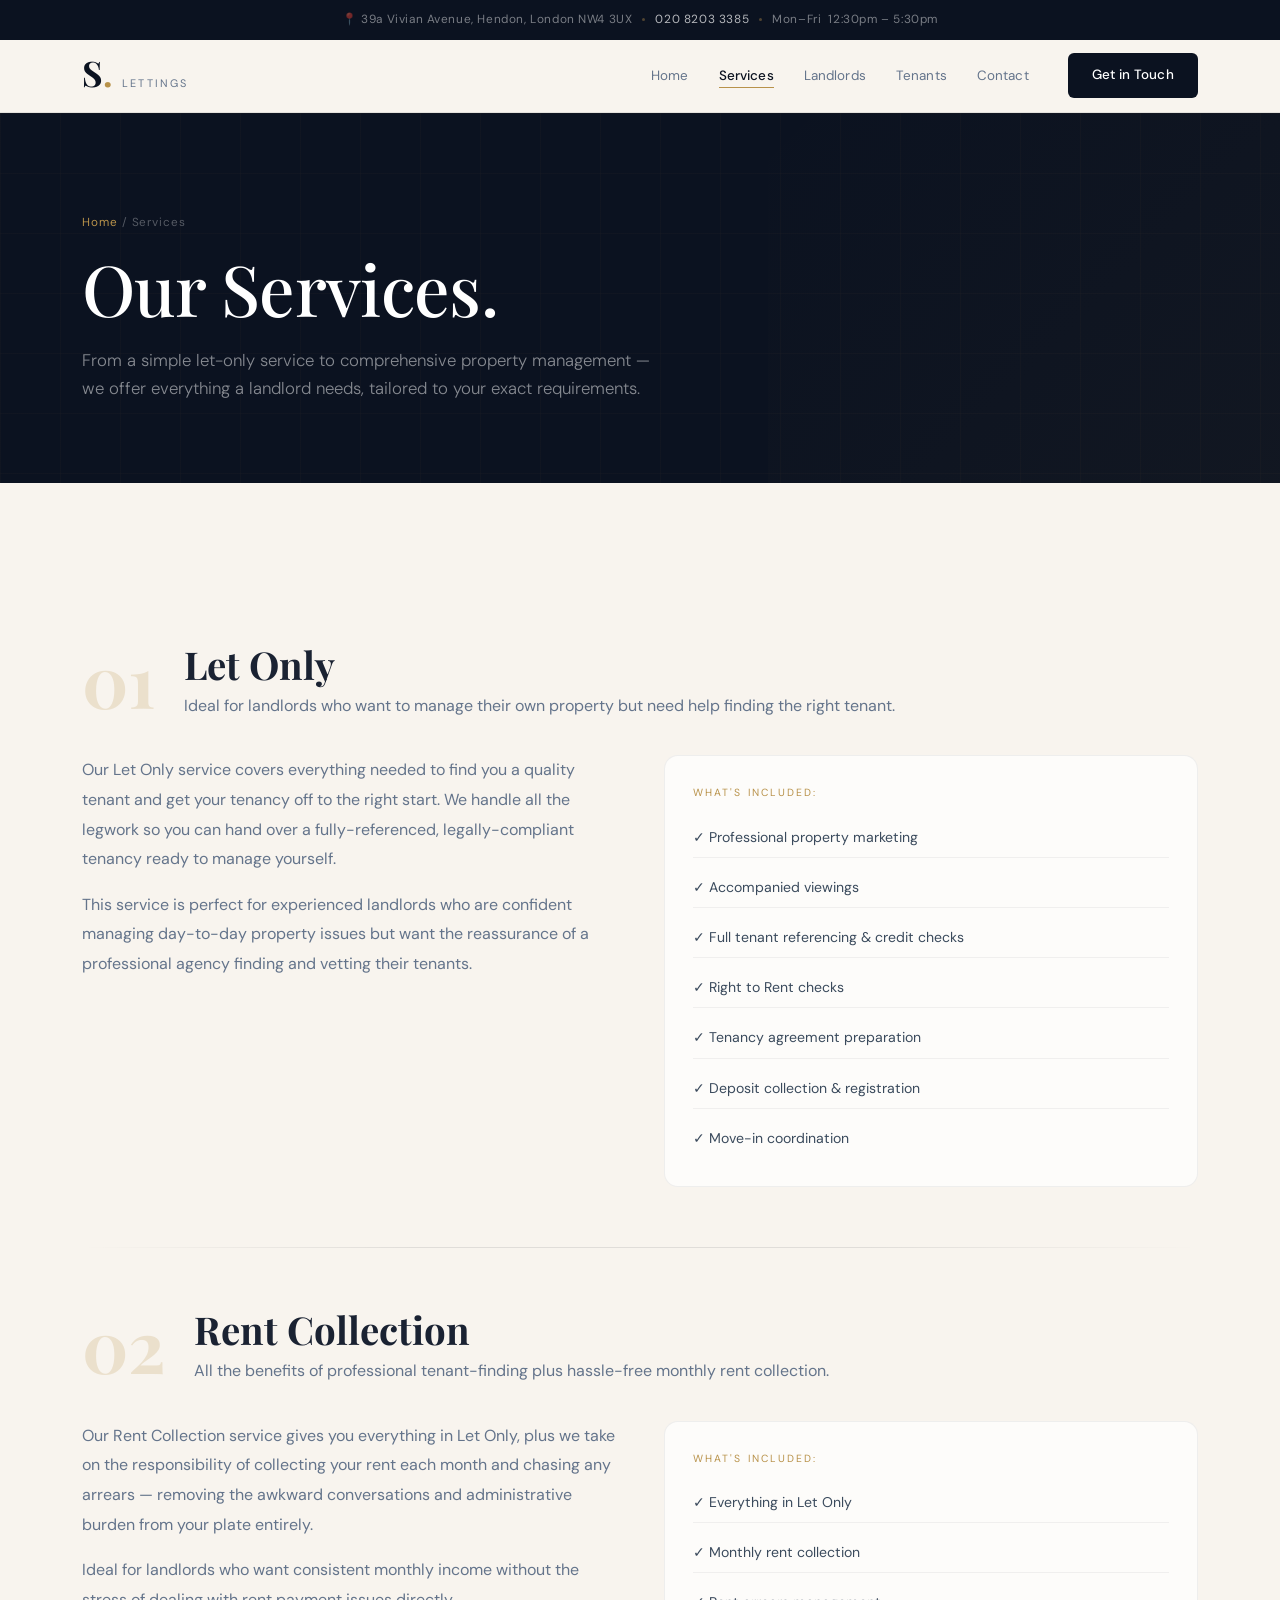
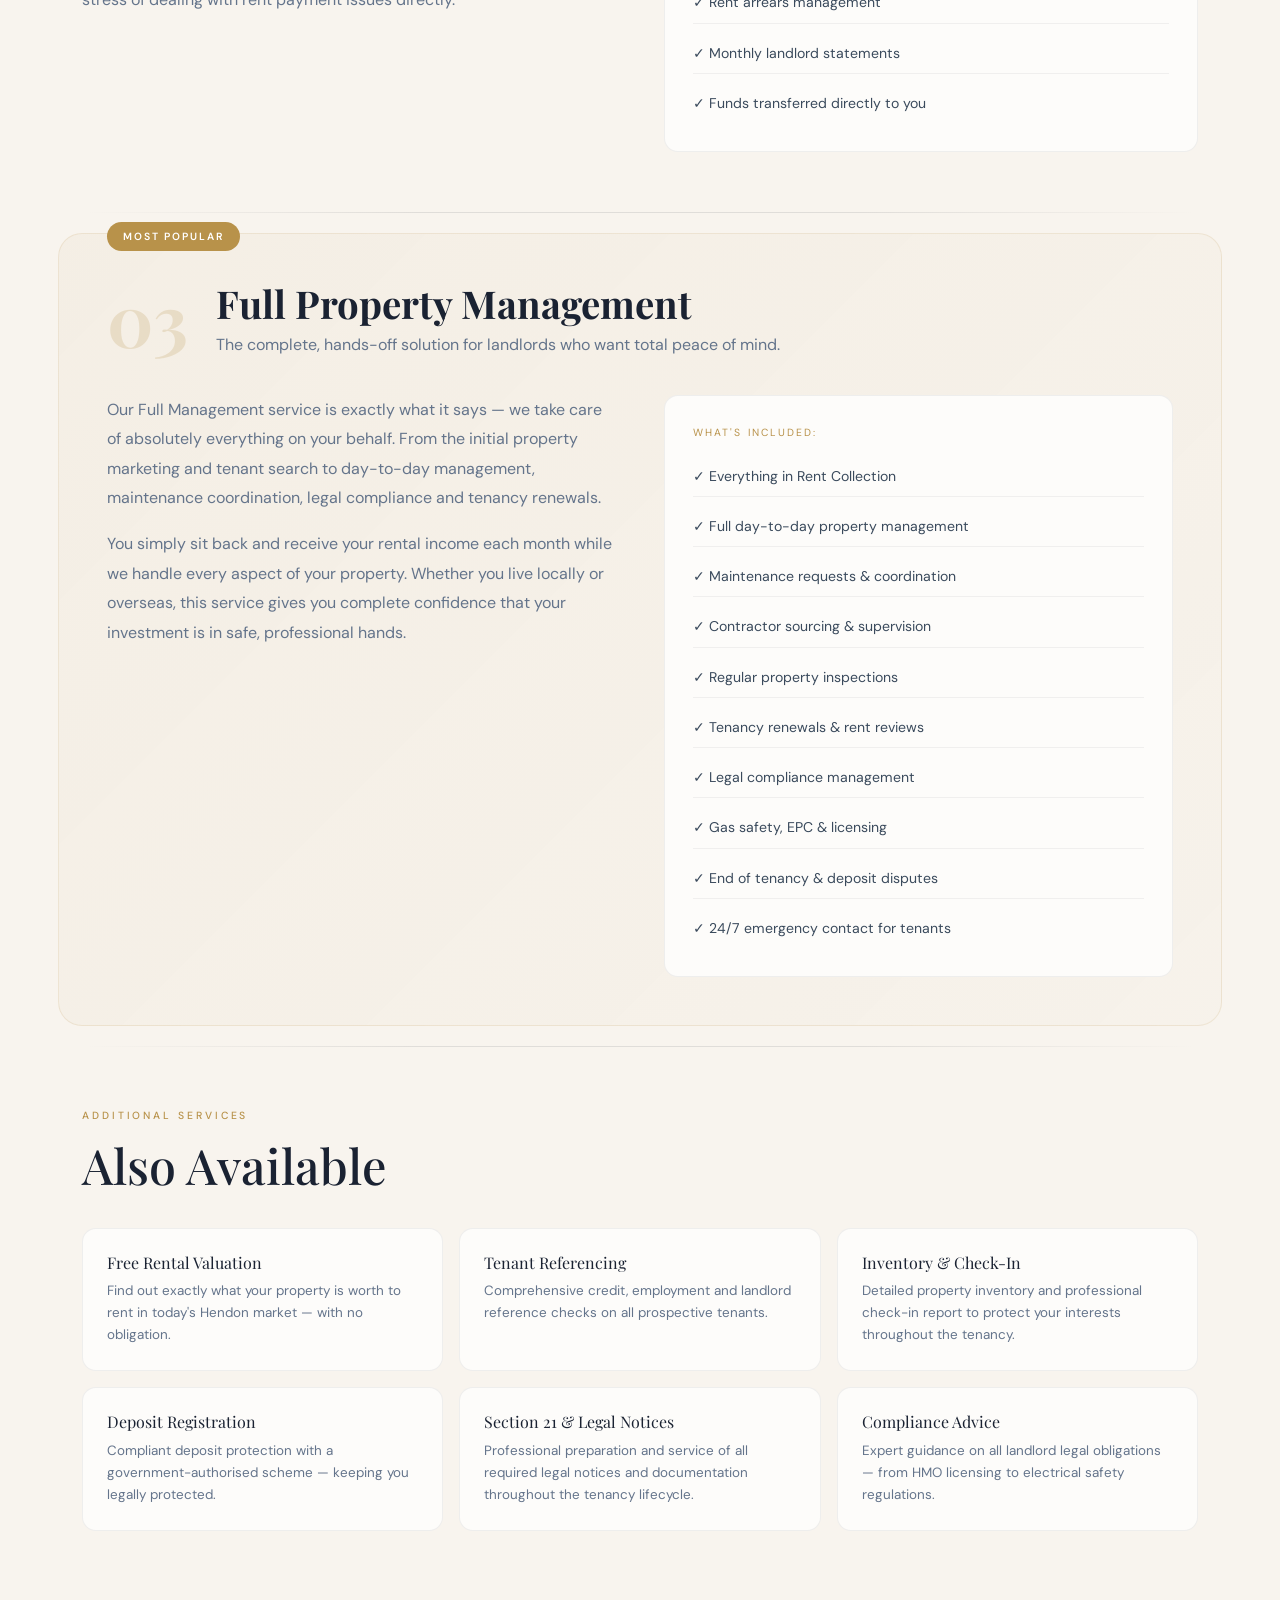
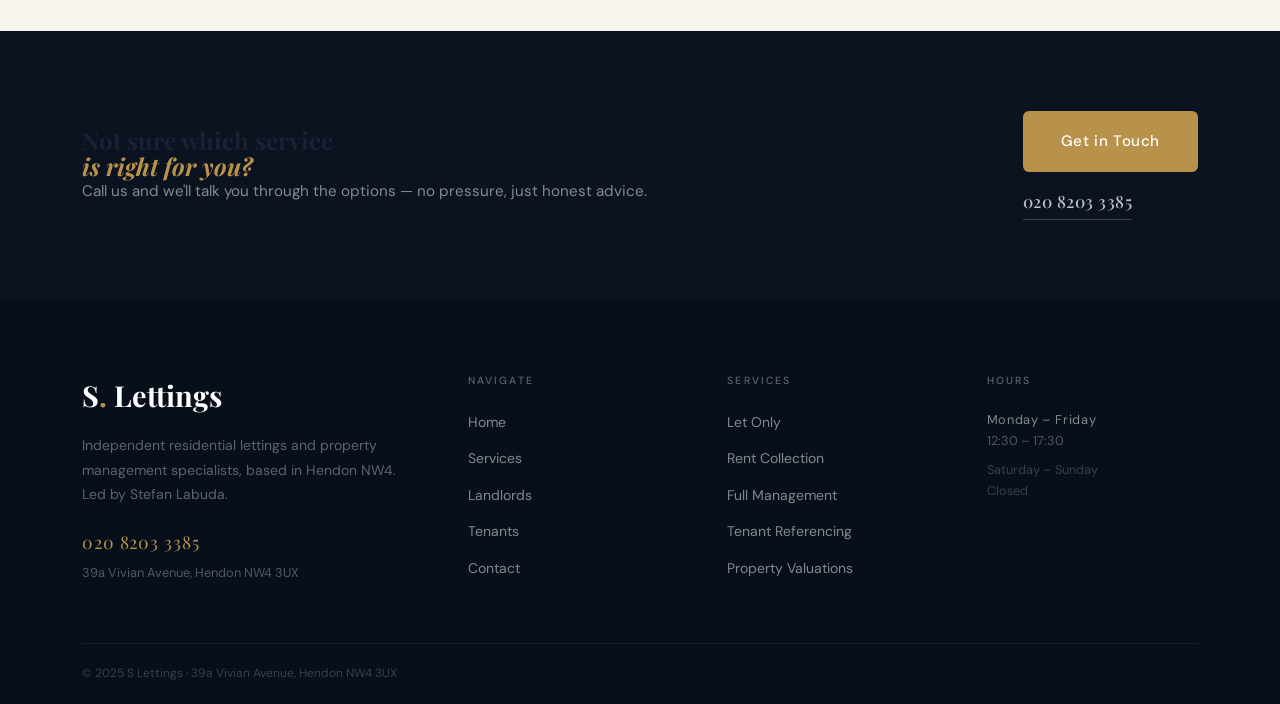
<file: services.html>
<!DOCTYPE html>
<html lang="en">
<head>
  <meta charset="UTF-8"/>
  <meta name="viewport" content="width=device-width, initial-scale=1.0"/>
  <title>Lettings & Management Services — S Lettings Hendon NW4</title>
  <meta name="description" content="Let only, rent collection and full property management services from S Lettings, independent letting agents in Hendon, London NW4."/>
  <link rel="stylesheet" href="styles.css"/>
  <link rel="preconnect" href="https://fonts.googleapis.com"/>
  
  <link href="https://fonts.googleapis.com/css2?family=Playfair+Display:ital,wght@0,400;0,500;0,700;1,400;1,700&family=DM+Sans:wght@300;400;500&family=DM+Serif+Display:ital@0;1&display=swap" rel="stylesheet"/>
</head>
<body>
  <div class="preloader" id="preloader">
    <div class="pl-inner">
      <div class="pl-monogram">S<span>L</span></div>
      <div class="pl-tagline">Lettings</div>
      <div class="pl-bar"><div class="pl-fill"></div></div>
    </div>
  </div>
    </div>
  </div>
  <div class="topbar">
    <div class="tb-wrap">
      <span class="tb-item">📍 39a Vivian Avenue, Hendon, London NW4 3UX</span>
      <span class="tb-dot"></span>
      <a href="tel:02082033385" class="tb-item tb-phone">020 8203 3385</a>
      <span class="tb-dot"></span>
      <span class="tb-item">Mon–Fri &nbsp;12:30pm – 5:30pm</span>
    </div>
  </div>
  <nav class="nav" id="nav">
    <div class="nav-inner">
      <a href="index.html" class="nav-logo"><span class="logo-mark">S</span><span class="logo-dot">.</span><span class="logo-word">Lettings</span></a>
      <ul class="nav-links" id="navLinks">
        <li><a href="index.html" class="nl">Home</a></li>
        <li><a href="services.html" class="nl active">Services</a></li>
        <li><a href="landlords.html" class="nl">Landlords</a></li>
        <li><a href="tenants.html" class="nl">Tenants</a></li>
        <li><a href="contact.html" class="nl">Contact</a></li>
      </ul>
      <a href="contact.html" class="nav-cta">Get in Touch</a>
      <button class="burger" id="burger"><span></span><span></span><span></span></button>
    </div>
  </nav>

  <section class="page-hero">
    <div class="container">
      <div class="breadcrumb"><a href="index.html">Home</a> / Services</div>
      <h1 class="ph-h1 reveal-up">Our Services.</h1>
      <p class="ph-sub reveal-up d1">From a simple let-only service to comprehensive property management — we offer everything a landlord needs, tailored to your exact requirements.</p>
    </div>
  </section>

  <section class="section">
    <div class="container">

      <div class="svc-detail reveal-up">
        <div class="sd-header">
          <div class="sd-num">01</div>
          <div class="sd-title-block">
            <h2>Let Only</h2>
            <p class="sd-sub">Ideal for landlords who want to manage their own property but need help finding the right tenant.</p>
          </div>
        </div>
        <div class="sd-body">
          <div class="sd-description">
            <p>Our Let Only service covers everything needed to find you a quality tenant and get your tenancy off to the right start. We handle all the legwork so you can hand over a fully-referenced, legally-compliant tenancy ready to manage yourself.</p>
            <p>This service is perfect for experienced landlords who are confident managing day-to-day property issues but want the reassurance of a professional agency finding and vetting their tenants.</p>
          </div>
          <div class="sd-includes">
            <div class="si-label">What's Included:</div>
            <div class="si-list">
              <div class="si-item">✓ Professional property marketing</div>
              <div class="si-item">✓ Accompanied viewings</div>
              <div class="si-item">✓ Full tenant referencing & credit checks</div>
              <div class="si-item">✓ Right to Rent checks</div>
              <div class="si-item">✓ Tenancy agreement preparation</div>
              <div class="si-item">✓ Deposit collection & registration</div>
              <div class="si-item">✓ Move-in coordination</div>
            </div>
          </div>
        </div>
      </div>

      <div class="svc-divider"></div>

      <div class="svc-detail reveal-up">
        <div class="sd-header">
          <div class="sd-num">02</div>
          <div class="sd-title-block">
            <h2>Rent Collection</h2>
            <p class="sd-sub">All the benefits of professional tenant-finding plus hassle-free monthly rent collection.</p>
          </div>
        </div>
        <div class="sd-body">
          <div class="sd-description">
            <p>Our Rent Collection service gives you everything in Let Only, plus we take on the responsibility of collecting your rent each month and chasing any arrears — removing the awkward conversations and administrative burden from your plate entirely.</p>
            <p>Ideal for landlords who want consistent monthly income without the stress of dealing with rent payment issues directly.</p>
          </div>
          <div class="sd-includes">
            <div class="si-label">What's Included:</div>
            <div class="si-list">
              <div class="si-item">✓ Everything in Let Only</div>
              <div class="si-item">✓ Monthly rent collection</div>
              <div class="si-item">✓ Rent arrears management</div>
              <div class="si-item">✓ Monthly landlord statements</div>
              <div class="si-item">✓ Funds transferred directly to you</div>
            </div>
          </div>
        </div>
      </div>

      <div class="svc-divider"></div>

      <div class="svc-detail svc-featured-detail reveal-up">
        <div class="sfd-badge">Most Popular</div>
        <div class="sd-header">
          <div class="sd-num">03</div>
          <div class="sd-title-block">
            <h2>Full Property Management</h2>
            <p class="sd-sub">The complete, hands-off solution for landlords who want total peace of mind.</p>
          </div>
        </div>
        <div class="sd-body">
          <div class="sd-description">
            <p>Our Full Management service is exactly what it says — we take care of absolutely everything on your behalf. From the initial property marketing and tenant search to day-to-day management, maintenance coordination, legal compliance and tenancy renewals.</p>
            <p>You simply sit back and receive your rental income each month while we handle every aspect of your property. Whether you live locally or overseas, this service gives you complete confidence that your investment is in safe, professional hands.</p>
          </div>
          <div class="sd-includes">
            <div class="si-label">What's Included:</div>
            <div class="si-list">
              <div class="si-item">✓ Everything in Rent Collection</div>
              <div class="si-item">✓ Full day-to-day property management</div>
              <div class="si-item">✓ Maintenance requests & coordination</div>
              <div class="si-item">✓ Contractor sourcing & supervision</div>
              <div class="si-item">✓ Regular property inspections</div>
              <div class="si-item">✓ Tenancy renewals & rent reviews</div>
              <div class="si-item">✓ Legal compliance management</div>
              <div class="si-item">✓ Gas safety, EPC & licensing</div>
              <div class="si-item">✓ End of tenancy & deposit disputes</div>
              <div class="si-item">✓ 24/7 emergency contact for tenants</div>
            </div>
          </div>
        </div>
      </div>

      <div class="svc-divider"></div>

      <div class="additional-services reveal-up">
        <div class="sec-eyebrow">Additional Services</div>
        <h2 class="sec-h2">Also Available</h2>
        <div class="add-grid">
          <div class="add-card">
            <h3>Free Rental Valuation</h3>
            <p>Find out exactly what your property is worth to rent in today's Hendon market — with no obligation.</p>
          </div>
          <div class="add-card">
            <h3>Tenant Referencing</h3>
            <p>Comprehensive credit, employment and landlord reference checks on all prospective tenants.</p>
          </div>
          <div class="add-card">
            <h3>Inventory & Check-In</h3>
            <p>Detailed property inventory and professional check-in report to protect your interests throughout the tenancy.</p>
          </div>
          <div class="add-card">
            <h3>Deposit Registration</h3>
            <p>Compliant deposit protection with a government-authorised scheme — keeping you legally protected.</p>
          </div>
          <div class="add-card">
            <h3>Section 21 & Legal Notices</h3>
            <p>Professional preparation and service of all required legal notices and documentation throughout the tenancy lifecycle.</p>
          </div>
          <div class="add-card">
            <h3>Compliance Advice</h3>
            <p>Expert guidance on all landlord legal obligations — from HMO licensing to electrical safety regulations.</p>
          </div>
        </div>
      </div>

    </div>
  </section>

  <section class="cta-section">
    <div class="container">
      <div class="cta-box reveal-up">
        <div class="cta-left">
          <h2>Not sure which service<br/><em>is right for you?</em></h2>
          <p>Call us and we'll talk you through the options — no pressure, just honest advice.</p>
        </div>
        <div class="cta-right">
          <a href="contact.html" class="btn-gold btn-lg">Get in Touch</a>
          <a href="tel:02082033385" class="btn-call">020 8203 3385</a>
        </div>
      </div>
    </div>
  </section>

  <footer class="footer">
    <div class="container">
      <div class="footer-grid">
        <div class="fg-brand">
          <div class="fg-logo">S<span>.</span> Lettings</div>
          <p>Independent residential lettings and property management specialists, based in Hendon NW4. Led by Stefan Labuda.</p>
          <div class="fg-contact">
            <a href="tel:02082033385" class="tb-item tb-phone">020 8203 3385</a>
            <span>39a Vivian Avenue, Hendon NW4 3UX</span>
          </div>
        </div>
        <div class="fg-col"><h4>Navigate</h4><ul><li><a href="index.html">Home</a></li><li><a href="services.html">Services</a></li><li><a href="landlords.html">Landlords</a></li><li><a href="tenants.html">Tenants</a></li><li><a href="contact.html">Contact</a></li></ul></div>
        <div class="fg-col"><h4>Services</h4><ul><li><a href="services.html">Let Only</a></li><li><a href="services.html">Rent Collection</a></li><li><a href="services.html">Full Management</a></li><li><a href="services.html">Tenant Referencing</a></li><li><a href="services.html">Property Valuations</a></li></ul></div>
        <div class="fg-col">
          <h4>Hours</h4>
          <div class="fg-hours">
            <div class="fh"><span class="tb-item">Monday – Friday</span><span>12:30 – 17:30</span></div>
            <div class="fh fh-closed"><span>Saturday – Sunday</span><span>Closed</span></div>
          </div>
        </div>
      </div>
      <div class="footer-bottom">
        <span>© 2025 S Lettings · 39a Vivian Avenue, Hendon NW4 3UX</span>
      </div>
    </div>
  </footer>
  <script src="script.js"></script>
</body>
</html>
</file>
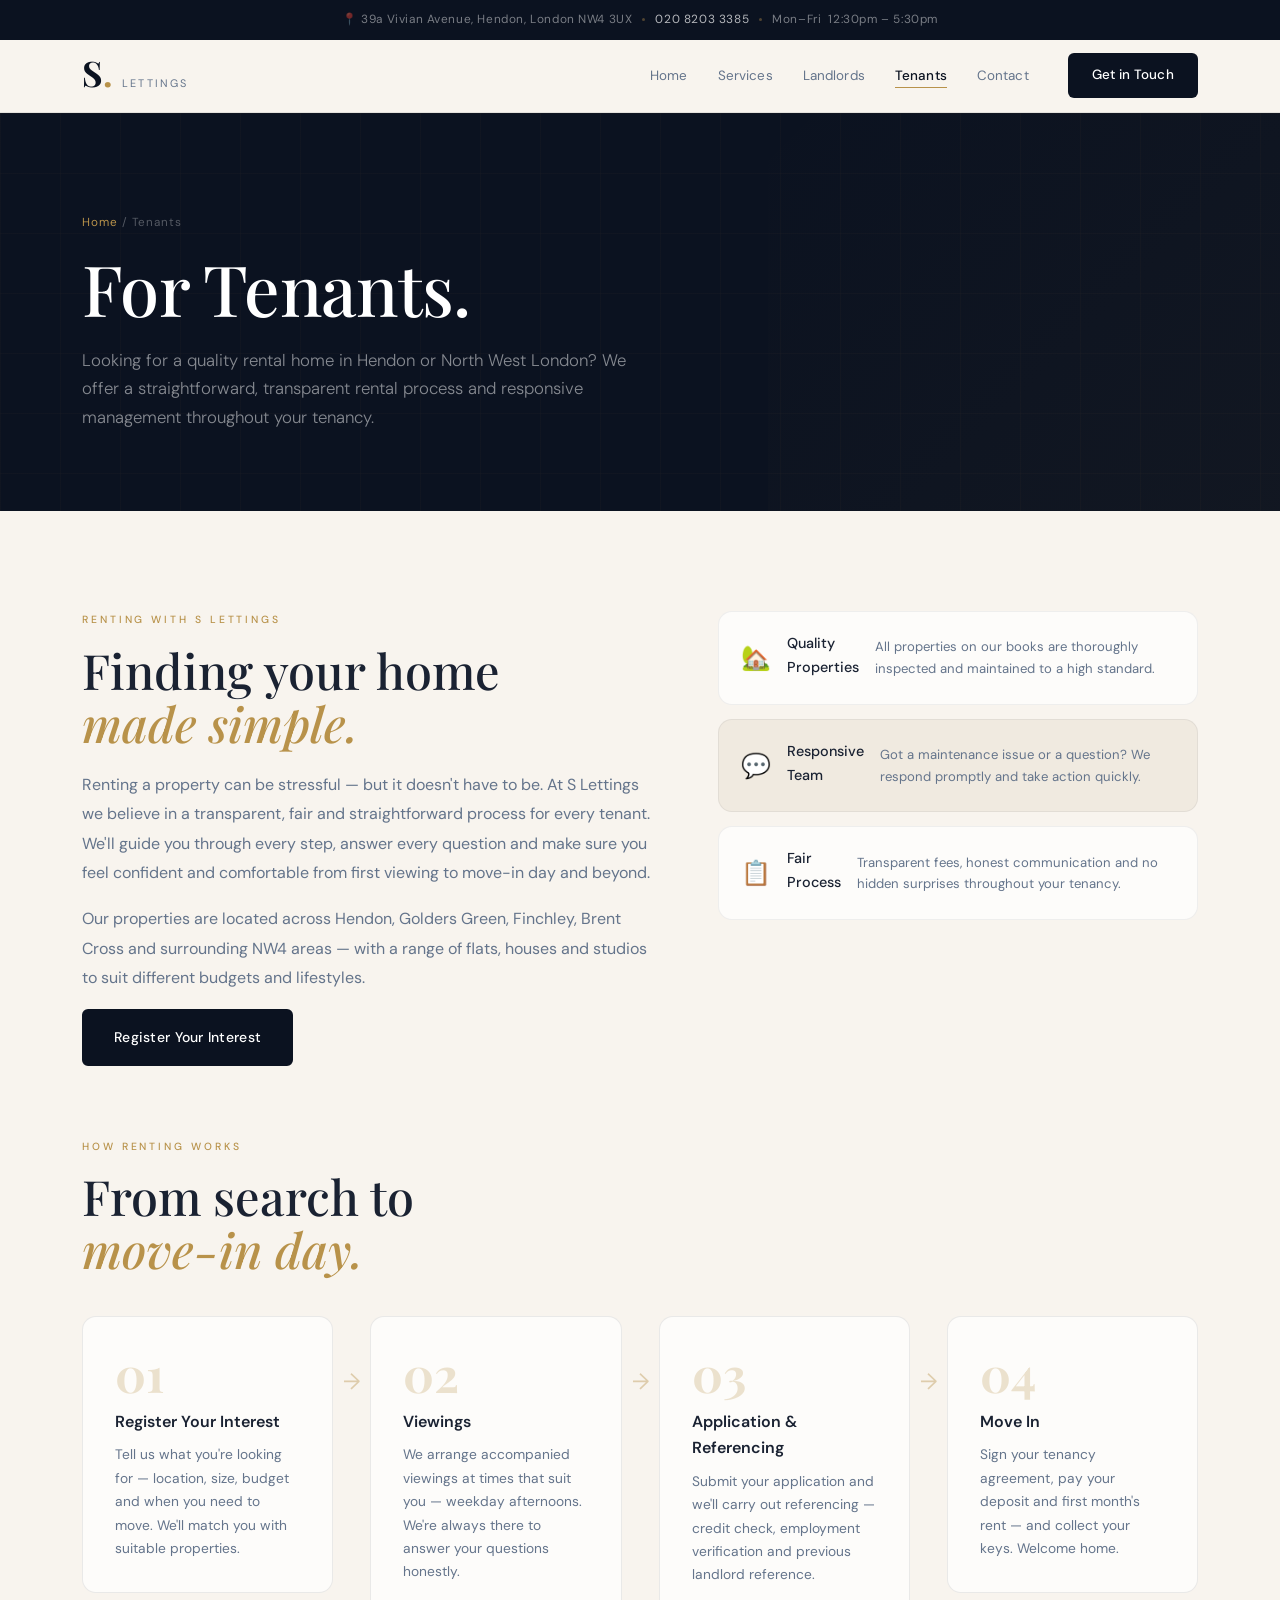
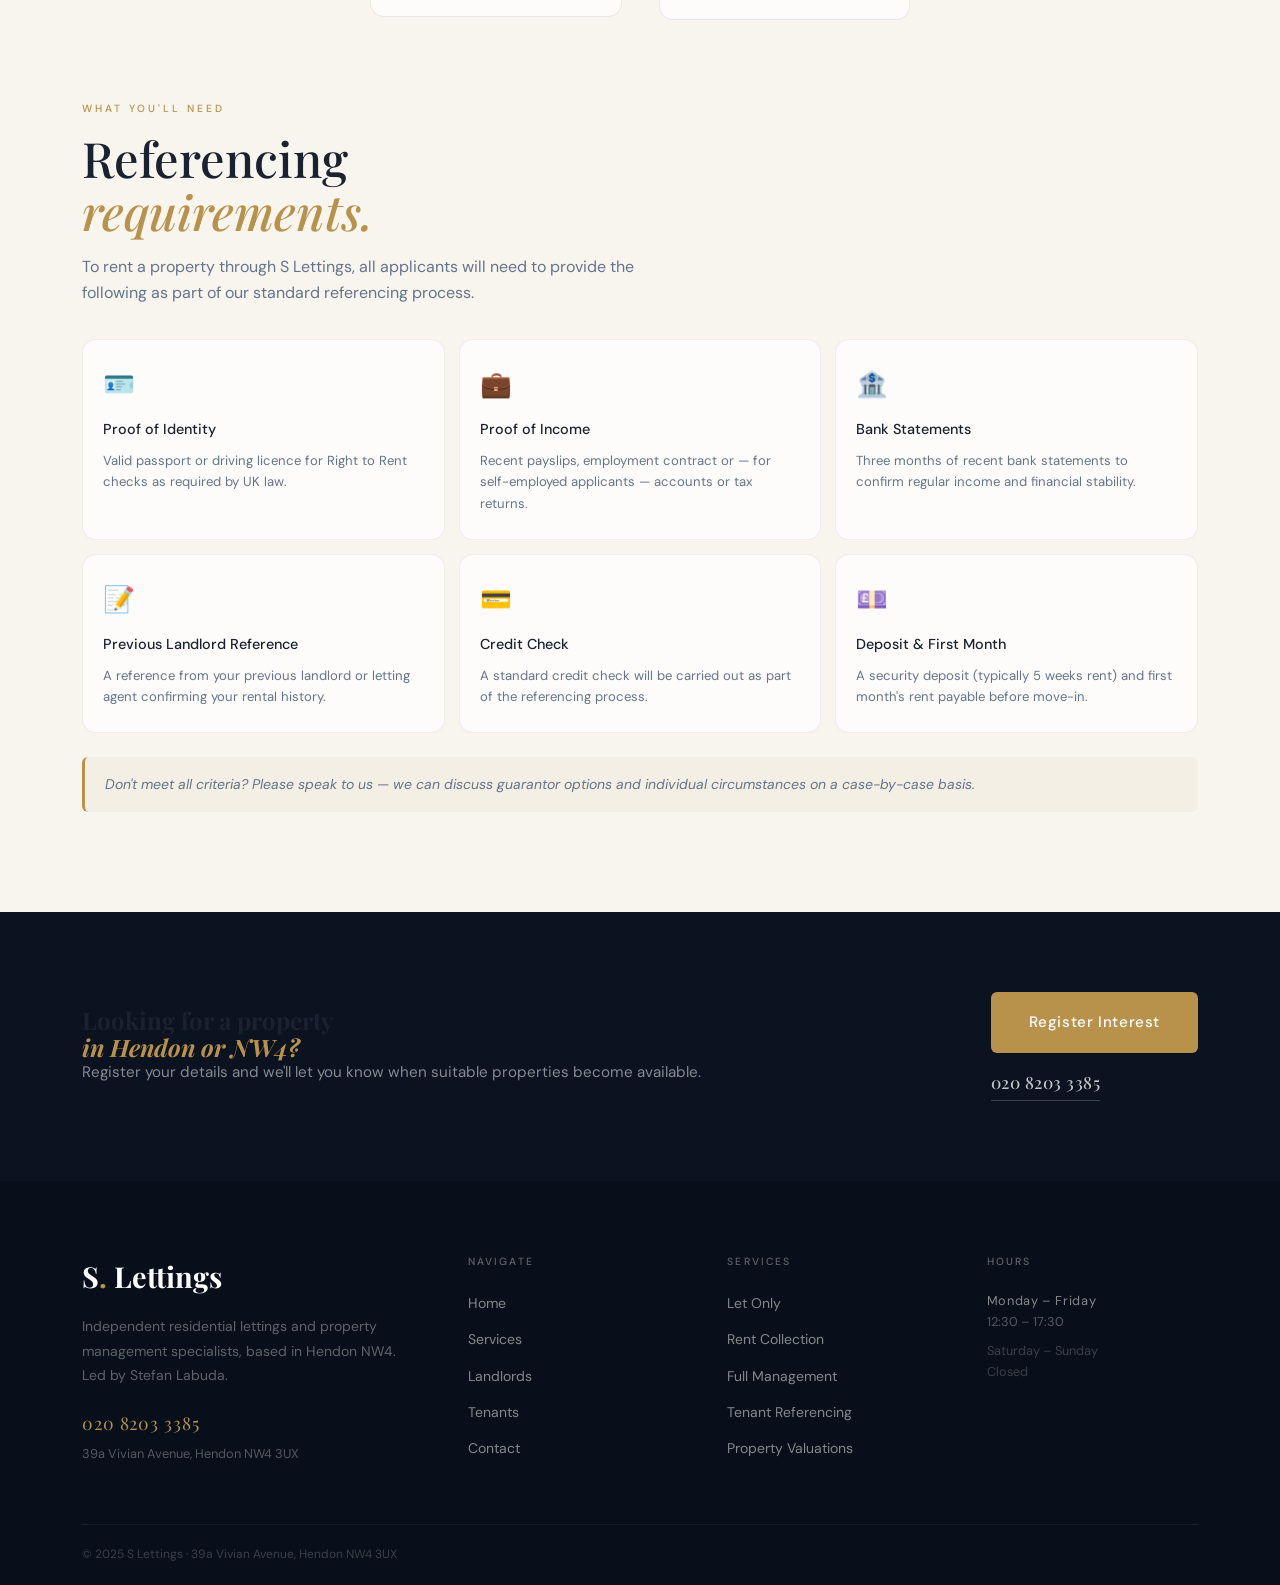
<file: tenants.html>
<!DOCTYPE html>
<html lang="en">
<head>
  <meta charset="UTF-8"/>
  <meta name="viewport" content="width=device-width, initial-scale=1.0"/>
  <title>For Tenants — S Lettings Hendon NW4</title>
  <meta name="description" content="Find your next rental property in Hendon and North West London with S Lettings. Quality homes, transparent process, responsive management. Call 020 8203 3385."/>
  <link rel="stylesheet" href="styles.css"/>
  <link rel="preconnect" href="https://fonts.googleapis.com"/>
  
  <link href="https://fonts.googleapis.com/css2?family=Playfair+Display:ital,wght@0,400;0,500;0,700;1,400;1,700&family=DM+Sans:wght@300;400;500&family=DM+Serif+Display:ital@0;1&display=swap" rel="stylesheet"/>
</head>
<body>
  <div class="preloader" id="preloader">
    <div class="pl-inner">
      <div class="pl-monogram">S<span>L</span></div>
      <div class="pl-tagline">Lettings</div>
      <div class="pl-bar"><div class="pl-fill"></div></div>
    </div>
  </div></div>
  </div>
  <div class="topbar">
    <div class="tb-wrap">
      <span class="tb-item">📍 39a Vivian Avenue, Hendon, London NW4 3UX</span><span class="tb-dot"></span>
      <a href="tel:02082033385" class="tb-item tb-phone">020 8203 3385</a><span class="tb-dot"></span>
      <span class="tb-item">Mon–Fri &nbsp;12:30pm – 5:30pm</span>
    </div>
  </div>
  <nav class="nav" id="nav">
    <div class="nav-inner">
      <a href="index.html" class="nav-logo"><span class="logo-mark">S</span><span class="logo-dot">.</span><span class="logo-word">Lettings</span></a>
      <ul class="nav-links" id="navLinks">
        <li><a href="index.html" class="nl">Home</a></li>
        <li><a href="services.html" class="nl">Services</a></li>
        <li><a href="landlords.html" class="nl">Landlords</a></li>
        <li><a href="tenants.html" class="nl active">Tenants</a></li>
        <li><a href="contact.html" class="nl">Contact</a></li>
      </ul>
      <a href="contact.html" class="nav-cta">Get in Touch</a>
      <button class="burger" id="burger"><span></span><span></span><span></span></button>
    </div>
  </nav>

  <section class="page-hero">
    <div class="container">
      <div class="breadcrumb"><a href="index.html">Home</a> / Tenants</div>
      <h1 class="ph-h1 reveal-up">For Tenants.</h1>
      <p class="ph-sub reveal-up d1">Looking for a quality rental home in Hendon or North West London? We offer a straightforward, transparent rental process and responsive management throughout your tenancy.</p>
    </div>
  </section>

  <section class="section">
    <div class="container">

      <div class="tenant-intro reveal-up">
        <div class="ti-text">
          <div class="sec-eyebrow">Renting With S Lettings</div>
          <h2 class="sec-h2">Finding your home<br/><em>made simple.</em></h2>
          <p>Renting a property can be stressful — but it doesn't have to be. At S Lettings we believe in a transparent, fair and straightforward process for every tenant. We'll guide you through every step, answer every question and make sure you feel confident and comfortable from first viewing to move-in day and beyond.</p>
          <p>Our properties are located across Hendon, Golders Green, Finchley, Brent Cross and surrounding NW4 areas — with a range of flats, houses and studios to suit different budgets and lifestyles.</p>
          <a href="contact.html" class="btn-primary">Register Your Interest</a>
        </div>
        <div class="ti-cards">
          <div class="tic-card">
            <div class="ticc-icon">🏡</div>
            <h4>Quality Properties</h4>
            <p>All properties on our books are thoroughly inspected and maintained to a high standard.</p>
          </div>
          <div class="tic-card tic-accent">
            <div class="ticc-icon">💬</div>
            <h4>Responsive Team</h4>
            <p>Got a maintenance issue or a question? We respond promptly and take action quickly.</p>
          </div>
          <div class="tic-card">
            <div class="ticc-icon">📋</div>
            <h4>Fair Process</h4>
            <p>Transparent fees, honest communication and no hidden surprises throughout your tenancy.</p>
          </div>
        </div>
      </div>

      <div class="process-section reveal-up">
        <div class="sec-eyebrow">How Renting Works</div>
        <h2 class="sec-h2">From search to<br/><em>move-in day.</em></h2>
        <div class="process-steps">
          <div class="ps-step">
            <div class="ps-num">01</div>
            <h4>Register Your Interest</h4>
            <p>Tell us what you're looking for — location, size, budget and when you need to move. We'll match you with suitable properties.</p>
          </div>
          <div class="ps-arrow">→</div>
          <div class="ps-step">
            <div class="ps-num">02</div>
            <h4>Viewings</h4>
            <p>We arrange accompanied viewings at times that suit you — weekday afternoons. We're always there to answer your questions honestly.</p>
          </div>
          <div class="ps-arrow">→</div>
          <div class="ps-step">
            <div class="ps-num">03</div>
            <h4>Application & Referencing</h4>
            <p>Submit your application and we'll carry out referencing — credit check, employment verification and previous landlord reference.</p>
          </div>
          <div class="ps-arrow">→</div>
          <div class="ps-step">
            <div class="ps-num">04</div>
            <h4>Move In</h4>
            <p>Sign your tenancy agreement, pay your deposit and first month's rent — and collect your keys. Welcome home.</p>
          </div>
        </div>
      </div>

      <div class="tenant-requirements reveal-up">
        <div class="sec-eyebrow">What You'll Need</div>
        <h2 class="sec-h2">Referencing<br/><em>requirements.</em></h2>
        <p class="tr-intro">To rent a property through S Lettings, all applicants will need to provide the following as part of our standard referencing process.</p>
        <div class="tr-grid">
          <div class="tr-item">
            <div class="tri-icon">🪪</div>
            <h4>Proof of Identity</h4>
            <p>Valid passport or driving licence for Right to Rent checks as required by UK law.</p>
          </div>
          <div class="tr-item">
            <div class="tri-icon">💼</div>
            <h4>Proof of Income</h4>
            <p>Recent payslips, employment contract or — for self-employed applicants — accounts or tax returns.</p>
          </div>
          <div class="tr-item">
            <div class="tri-icon">🏦</div>
            <h4>Bank Statements</h4>
            <p>Three months of recent bank statements to confirm regular income and financial stability.</p>
          </div>
          <div class="tr-item">
            <div class="tri-icon">📝</div>
            <h4>Previous Landlord Reference</h4>
            <p>A reference from your previous landlord or letting agent confirming your rental history.</p>
          </div>
          <div class="tr-item">
            <div class="tri-icon">💳</div>
            <h4>Credit Check</h4>
            <p>A standard credit check will be carried out as part of the referencing process.</p>
          </div>
          <div class="tr-item">
            <div class="tri-icon">💷</div>
            <h4>Deposit & First Month</h4>
            <p>A security deposit (typically 5 weeks rent) and first month's rent payable before move-in.</p>
          </div>
        </div>
        <p class="tr-note">Don't meet all criteria? Please speak to us — we can discuss guarantor options and individual circumstances on a case-by-case basis.</p>
      </div>

    </div>
  </section>

  <section class="cta-section">
    <div class="container">
      <div class="cta-box reveal-up">
        <div class="cta-left">
          <h2>Looking for a property<br/><em>in Hendon or NW4?</em></h2>
          <p>Register your details and we'll let you know when suitable properties become available.</p>
        </div>
        <div class="cta-right">
          <a href="contact.html" class="btn-gold btn-lg">Register Interest</a>
          <a href="tel:02082033385" class="btn-call">020 8203 3385</a>
        </div>
      </div>
    </div>
  </section>

  <footer class="footer">
    <div class="container">
      <div class="footer-grid">
        <div class="fg-brand">
          <div class="fg-logo">S<span>.</span> Lettings</div>
          <p>Independent residential lettings and property management specialists, based in Hendon NW4. Led by Stefan Labuda.</p>
          <div class="fg-contact"><a href="tel:02082033385" class="tb-item tb-phone">020 8203 3385</a><span>39a Vivian Avenue, Hendon NW4 3UX</span></div>
        </div>
        <div class="fg-col"><h4>Navigate</h4><ul><li><a href="index.html">Home</a></li><li><a href="services.html">Services</a></li><li><a href="landlords.html">Landlords</a></li><li><a href="tenants.html">Tenants</a></li><li><a href="contact.html">Contact</a></li></ul></div>
        <div class="fg-col"><h4>Services</h4><ul><li><a href="services.html">Let Only</a></li><li><a href="services.html">Rent Collection</a></li><li><a href="services.html">Full Management</a></li><li><a href="services.html">Tenant Referencing</a></li><li><a href="services.html">Property Valuations</a></li></ul></div>
        <div class="fg-col"><h4>Hours</h4><div class="fg-hours"><div class="fh"><span class="tb-item">Monday – Friday</span><span>12:30 – 17:30</span></div><div class="fh fh-closed"><span>Saturday – Sunday</span><span>Closed</span></div></div></div>
      </div>
      <div class="footer-bottom"><span>© 2025 S Lettings · 39a Vivian Avenue, Hendon NW4 3UX</span></div>
    </div>
  </footer>
  <script src="script.js"></script>
</body>
</html>
</file>
<file: styles.css>
*, *::before, *::after { box-sizing: border-box; margin: 0; padding: 0; }

:root {
  --ink:        #0B1220;
  --ink-mid:    #141F30;
  --ink-light:  #1E2F45;
  --ink-border: rgba(255,255,255,0.08);

  --cream:      #F8F4EE;
  --cream-d:    #F0EAE0;
  --white:      #FDFCFA;

  --gold:       #B8924A;
  --gold-light: #D4AA6A;
  --gold-pale:  rgba(184,146,74,0.12);
  --gold-glow:  rgba(184,146,74,0.25);

  --text:       #1A2232;
  --text-mid:   #3A4A5C;
  --text-soft:  #64748B;
  --text-faint: #94A3B0;

  --font-h: 'Playfair Display', 'DM Serif Display', Georgia, serif;
  --font-b: 'DM Sans', system-ui, sans-serif;

  --r:     6px;
  --r-lg:  14px;
  --r-xl:  24px;
  --shadow:    0 2px 20px rgba(11,18,32,0.08);
  --shadow-md: 0 8px 40px rgba(11,18,32,0.18);
  --shadow-xl: 0 24px 80px rgba(11,18,32,0.28);
}

html { scroll-behavior: smooth; }

body {
  background: var(--cream);
  color: var(--text);
  font-family: var(--font-b);
  font-weight: 400;
  line-height: 1.65;
  overflow-x: hidden;
}

a    { text-decoration: none; color: inherit; }
ul   { list-style: none; }
img  { max-width: 100%; }

h1, h2 { font-family: var(--font-h); line-height: 1.1; }
h3     { font-family: var(--font-h); font-weight: 400; line-height: 1.2; }
h4     { font-family: var(--font-b); font-weight: 500; }
em     { font-style: italic; color: var(--gold); font-family: var(--font-h); }
strong { font-weight: 600; }

.container { max-width: 1180px; margin: 0 auto; padding: 0 32px; }
.section    { padding: 100px 0; }

.sec-eyebrow {
  font-size: 0.65rem;
  font-weight: 500;
  letter-spacing: 0.28em;
  text-transform: uppercase;
  color: var(--gold);
  display: block;
  margin-bottom: 14px;
}
.sec-eyebrow.light { color: var(--gold-light); }

.sec-h2 {
  font-size: clamp(2rem, 3.8vw, 3.2rem);
  font-weight: 500;
  color: var(--text);
  margin-bottom: 24px;
  line-height: 1.1;
}
.sec-h2.light { color: #fff; }

.sec-head-centered { text-align: center; max-width: 600px; margin: 0 auto 56px; }

.btn-gold {
  display: inline-flex;
  align-items: center;
  gap: 8px;
  background: var(--gold);
  color: #fff;
  padding: 15px 30px;
  border-radius: var(--r);
  font-family: var(--font-b);
  font-size: 0.875rem;
  font-weight: 500;
  letter-spacing: 0.04em;
  border: none;
  cursor: pointer;
  transition: all 0.25s;
}
.btn-gold:hover {
  background: var(--gold-light);
  transform: translateY(-2px);
  box-shadow: 0 10px 30px rgba(184,146,74,0.35);
}
.btn-gold.btn-lg { padding: 18px 38px; font-size: 0.95rem; }

.btn-primary {
  display: inline-flex;
  align-items: center;
  gap: 8px;
  background: var(--ink);
  color: #fff;
  padding: 15px 30px;
  border-radius: var(--r);
  font-size: 0.875rem;
  font-weight: 500;
  letter-spacing: 0.02em;
  border: 2px solid var(--ink);
  cursor: pointer;
  transition: all 0.25s;
}
.btn-primary:hover {
  background: var(--ink-mid);
  transform: translateY(-2px);
  box-shadow: 0 10px 30px rgba(11,18,32,0.3);
}

.btn-ghost {
  display: inline-flex;
  align-items: center;
  gap: 8px;
  background: rgba(255,255,255,0.08);
  color: #fff;
  padding: 15px 30px;
  border-radius: var(--r);
  font-size: 0.875rem;
  font-weight: 500;
  letter-spacing: 0.02em;
  border: 1.5px solid rgba(255,255,255,0.2);
  cursor: pointer;
  transition: all 0.25s;
  backdrop-filter: blur(8px);
}
.btn-ghost:hover {
  background: rgba(255,255,255,0.15);
  border-color: rgba(255,255,255,0.4);
}

.btn-call {
  display: inline-flex;
  align-items: center;
  font-size: 1.05rem;
  font-weight: 500;
  font-family: var(--font-h);
  color: rgba(255,255,255,0.75);
  border-bottom: 1px solid rgba(255,255,255,0.2);
  padding-bottom: 3px;
  letter-spacing: 0.03em;
  transition: all 0.2s;
}
.btn-call:hover { color: #fff; border-color: rgba(255,255,255,0.88); }

.btn-underline {
  display: inline-flex;
  align-items: center;
  font-size: 0.9rem;
  font-weight: 500;
  color: var(--gold);
  border-bottom: 1px solid var(--gold-pale);
  padding-bottom: 3px;
  transition: all 0.2s;
  letter-spacing: 0.02em;
  margin-top: 8px;
}
.btn-underline:hover { border-color: var(--gold); }

.reveal-up {
  opacity: 0;
  transform: translateY(30px);
  transition: opacity 0.75s ease, transform 0.75s ease;
}
.reveal-right {
  opacity: 0;
  transform: translateX(30px);
  transition: opacity 0.75s ease, transform 0.75s ease;
}
.reveal-fade {
  opacity: 0;
  transition: opacity 0.9s ease, transform 0.9s ease;
}
.reveal-up.visible, .reveal-right.visible, .reveal-fade.visible {
  opacity: 1; transform: translate(0);
}
.d1 { transition-delay: 0.12s !important; }
.d2 { transition-delay: 0.24s !important; }
.d3 { transition-delay: 0.36s !important; }
.d4 { transition-delay: 0.48s !important; }

.preloader {
  position: fixed; inset: 0;
  background: var(--ink);
  z-index: 9999;
  display: flex;
  align-items: center;
  justify-content: center;
  transition: opacity 0.6s ease, visibility 0.6s ease;
}
.preloader.done { opacity: 0; visibility: hidden; pointer-events: none; }

.pl-inner { text-align: center; }

.pl-monogram {
  font-family: var(--font-h);
  font-size: 5rem;
  font-weight: 700;
  color: #fff;
  line-height: 1;
  letter-spacing: -0.02em;
}
.pl-monogram span { color: var(--gold); }

.pl-tagline {
  font-family: var(--font-b);
  font-size: 0.7rem;
  letter-spacing: 0.32em;
  text-transform: uppercase;
  color: rgba(255,255,255,0.35);
  margin: 6px 0 28px;
}

.pl-bar { width: 180px; height: 1px; background: rgba(255,255,255,0.1); margin: 0 auto; overflow: hidden; }
.pl-fill { height: 100%; background: linear-gradient(90deg, var(--gold), var(--gold-light)); width: 0; animation: pl-grow 1.5s cubic-bezier(0.4,0,0.2,1) forwards; }
@keyframes pl-grow { to { width: 100%; } }

.topbar {
  background: var(--ink);
  padding: 10px 24px;
}
.tb-wrap {
  max-width: 1180px;
  margin: 0 auto;
  display: flex;
  align-items: center;
  gap: 10px;
  justify-content: center;
  flex-wrap: wrap;
}
.tb-item {
  font-size: 0.74rem;
  letter-spacing: 0.05em;
  color: rgba(255,255,255,0.45);
}
.tb-phone { color: rgba(255,255,255,0.7); transition: color 0.2s; }
.tb-phone:hover { color: var(--gold-light); }
.tb-dot {
  width: 3px; height: 3px;
  background: var(--gold);
  border-radius: 50%;
  opacity: 0.4;
  flex-shrink: 0;
}

.nav {
  position: sticky;
  top: 0;
  z-index: 9000;
  background: rgba(248,244,238,0.96);
  backdrop-filter: blur(20px);
  -webkit-backdrop-filter: blur(20px);
  border-bottom: 1px solid rgba(11,18,32,0.08);
  transition: box-shadow 0.3s, background 0.3s;
}
.nav.scrolled {
  background: rgba(248,244,238,0.99);
  box-shadow: 0 4px 30px rgba(11,18,32,0.1);
}

.nav-inner {
  max-width: 1180px;
  margin: 0 auto;
  padding: 0 32px;
  height: 72px;
  display: flex;
  align-items: center;
  gap: 24px;
}

.nav-logo { display: flex; align-items: baseline; gap: 0; flex-shrink: 0; }
.logo-mark {
  font-family: var(--font-h);
  font-size: 2.2rem;
  font-weight: 700;
  color: var(--ink);
  line-height: 1;
}
.logo-dot { font-family: var(--font-h); font-size: 2.2rem; font-weight: 700; color: var(--gold); line-height: 1; }
.logo-word {
  font-family: var(--font-b);
  font-size: 0.68rem;
  font-weight: 400;
  letter-spacing: 0.2em;
  text-transform: uppercase;
  color: var(--text-soft);
  margin-left: 9px;
  margin-bottom: 3px;
}

.nav-links { display: flex; align-items: center; gap: 0; margin-left: auto; }

.nl {
  font-size: 0.84rem;
  font-weight: 400;
  color: var(--text-soft);
  padding: 8px 15px;
  border-radius: var(--r);
  transition: all 0.2s;
  position: relative;
  white-space: nowrap;
  letter-spacing: 0.01em;
}
.nl::after {
  content: '';
  position: absolute;
  bottom: 4px; left: 15px; right: 15px;
  height: 1px;
  background: var(--gold);
  transform: scaleX(0);
  transition: transform 0.25s;
  transform-origin: left;
}
.nl:hover { color: var(--text); }
.nl.active { color: var(--ink); font-weight: 500; }
.nl:hover::after, .nl.active::after { transform: scaleX(1); }

.nav-cta {
  background: var(--ink);
  color: #fff;
  padding: 11px 24px;
  border-radius: var(--r);
  font-size: 0.84rem;
  font-weight: 500;
  letter-spacing: 0.02em;
  transition: all 0.22s;
  flex-shrink: 0;
}
.nav-cta:hover {
  background: var(--gold);
  transform: translateY(-1px);
  box-shadow: 0 6px 20px rgba(184,146,74,0.3);
}

.burger {
  display: none;
  flex-direction: column;
  gap: 5px;
  background: none;
  border: none;
  cursor: pointer;
  padding: 6px;
  margin-left: auto;
}
.burger span {
  display: block; width: 24px; height: 1.5px;
  background: var(--ink);
  transition: all 0.3s;
}
.burger.open span:nth-child(1) { transform: rotate(45deg) translate(4.5px, 4.5px); }
.burger.open span:nth-child(2) { opacity: 0; transform: scaleX(0); }
.burger.open span:nth-child(3) { transform: rotate(-45deg) translate(4.5px, -4.5px); }

.hero {
  position: relative;
  min-height: 92vh;
  display: grid;
  grid-template-columns: 1fr auto;
  align-items: center;
  overflow: hidden;
  background: var(--ink);
}

.hero-bg {
  position: absolute;
  inset: 0;
  z-index: 0;
}

.hbg-gradient {
  position: absolute;
  inset: 0;
  background: radial-gradient(ellipse at 70% 30%, #1E3A5C 0%, var(--ink) 65%),
              linear-gradient(135deg, #0B1220 0%, #162235 100%);
}

.hbg-property {
  position: absolute;
  right: 0; top: 0; bottom: 0;
  width: 55%;
  background:
    radial-gradient(ellipse 3px 8px at 62% 30%, rgba(255,240,180,0.6) 0%, transparent 100%),
    radial-gradient(ellipse 3px 8px at 68% 30%, rgba(255,240,180,0.4) 0%, transparent 100%),
    radial-gradient(ellipse 3px 8px at 62% 45%, rgba(255,240,180,0.5) 0%, transparent 100%),
    radial-gradient(ellipse 3px 8px at 72% 48%, rgba(255,240,180,0.3) 0%, transparent 100%),
    radial-gradient(ellipse 3px 8px at 65% 60%, rgba(255,240,180,0.6) 0%, transparent 100%),
    linear-gradient(180deg, #1a2b40 0%, #243548 40%, #1a2b40 100%);
  clip-path: polygon(12% 0%, 100% 0%, 100% 100%, 0% 100%);
}

.hbg-overlay {
  position: absolute;
  inset: 0;
  background: linear-gradient(90deg, var(--ink) 30%, rgba(11,18,32,0.4) 70%, rgba(11,18,32,0.1) 100%);
}

.hbg-grid {
  position: absolute;
  inset: 0;
  background-image:
    linear-gradient(rgba(184,146,74,0.04) 1px, transparent 1px),
    linear-gradient(90deg, rgba(184,146,74,0.04) 1px, transparent 1px);
  background-size: 60px 60px;
  mask-image: radial-gradient(ellipse at 50% 50%, black 30%, transparent 80%);
}

.hero-content {
  position: relative;
  z-index: 2;
  padding: 80px 32px;
  max-width: 680px;
}

.hero-badge {
  display: inline-flex;
  align-items: center;
  gap: 10px;
  background: rgba(255,255,255,0.06);
  border: 1px solid rgba(184,146,74,0.3);
  color: rgba(255,255,255,0.65);
  font-size: 0.72rem;
  letter-spacing: 0.14em;
  text-transform: uppercase;
  padding: 9px 18px;
  border-radius: 100px;
  margin-bottom: 32px;
  backdrop-filter: blur(8px);
}
.hb-dot {
  width: 6px; height: 6px;
  background: var(--gold);
  border-radius: 50%;
  animation: pulse-dot 2s ease-in-out infinite;
}
@keyframes pulse-dot {
  0%, 100% { opacity: 1; transform: scale(1); }
  50%       { opacity: 0.5; transform: scale(0.8); }
}

.hero-h1 {
  font-size: clamp(3rem, 6vw, 5.5rem);
  font-weight: 500;
  color: #fff;
  line-height: 1.06;
  margin-bottom: 28px;
  letter-spacing: -0.01em;
}
.hero-h1 em { color: var(--gold); font-style: italic; }

.hero-sub {
  font-size: 1.05rem;
  color: rgba(255,255,255,0.55);
  line-height: 1.7;
  max-width: 520px;
  margin-bottom: 40px;
  font-weight: 300;
}
.hero-sub strong { color: rgba(255,255,255,0.85); font-weight: 500; }

.hero-actions {
  display: flex;
  align-items: center;
  gap: 14px;
  margin-bottom: 56px;
  flex-wrap: wrap;
}

.hero-stats {
  display: flex;
  align-items: center;
  gap: 0;
  padding-top: 40px;
  border-top: 1px solid rgba(255,255,255,0.08);
}

.hstat {
  padding: 0 32px 0 0;
  flex-shrink: 0;
}
.hstat:first-child { padding-left: 0; }
.hstat-val {
  font-family: var(--font-h);
  font-size: 2rem;
  font-weight: 500;
  color: var(--gold);
  line-height: 1;
  margin-bottom: 5px;
}
.hstat-lbl {
  font-size: 0.72rem;
  letter-spacing: 0.08em;
  color: rgba(255,255,255,0.35);
  text-transform: uppercase;
  white-space: nowrap;
}
.hstat-div {
  width: 1px; height: 36px;
  background: rgba(255,255,255,0.1);
  margin: 0 32px;
  flex-shrink: 0;
}

.hero-card {
  position: relative;
  z-index: 2;
  margin: 0 48px 0 0;
  width: 240px;
  background: rgba(255,255,255,0.04);
  border: 1px solid rgba(184,146,74,0.2);
  border-radius: var(--r-lg);
  padding: 24px;
  backdrop-filter: blur(20px);
  flex-shrink: 0;
  align-self: center;
}

.hcard-tag {
  font-size: 0.62rem;
  letter-spacing: 0.2em;
  text-transform: uppercase;
  color: var(--gold);
  margin-bottom: 6px;
}
.hcard-area {
  font-family: var(--font-h);
  font-size: 1.2rem;
  color: #fff;
  margin-bottom: 16px;
}

.hcard-visual {
  background: var(--ink);
  border-radius: var(--r);
  padding: 16px;
  margin-bottom: 16px;
  display: flex;
  justify-content: center;
}
.hcv-building { position: relative; width: 80px; }
.hcv-facade {
  width: 80px; height: 60px;
  background: linear-gradient(180deg, #1e3050 0%, #162540 100%);
  border-radius: 3px 3px 0 0;
  position: relative;
}
.hcv-windows {
  position: absolute;
  top: 10px; left: 10px;
  display: grid;
  grid-template-columns: 1fr 1fr 1fr;
  gap: 6px;
}
.hcv-win {
  width: 14px; height: 10px;
  background: rgba(255,255,255,0.1);
  border-radius: 1px;
}
.hcv-win.lit { background: rgba(255,240,160,0.8); box-shadow: 0 0 6px rgba(255,240,160,0.4); }

.hcard-meta {
  display: grid;
  grid-template-columns: 1fr 1fr;
  gap: 12px;
  margin-bottom: 16px;
}
.hcm-label { font-size: 0.6rem; letter-spacing: 0.12em; text-transform: uppercase; color: rgba(255,255,255,0.35); margin-bottom: 3px; }
.hcm-val { font-family: var(--font-h); font-size: 1.1rem; color: var(--gold); }

.hcard-cta {
  display: block;
  text-align: center;
  background: var(--gold);
  color: #fff;
  font-size: 0.78rem;
  font-weight: 500;
  padding: 10px 16px;
  border-radius: var(--r);
  letter-spacing: 0.04em;
  transition: all 0.2s;
}
.hcard-cta:hover { background: var(--gold-light); }

.hero-scroll-hint {
  position: absolute;
  bottom: 32px; left: 50%;
  transform: translateX(-50%);
  z-index: 2;
  display: flex;
  flex-direction: column;
  align-items: center;
  gap: 10px;
  color: rgba(255,255,255,0.25);
  font-size: 0.65rem;
  letter-spacing: 0.2em;
  text-transform: uppercase;
}
.scroll-line {
  width: 1px; height: 40px;
  background: linear-gradient(to bottom, rgba(184,146,74,0.6), transparent);
  animation: scroll-hint 1.8s ease-in-out infinite;
}
@keyframes scroll-hint {
  0%, 100% { transform: scaleY(1); opacity: 1; }
  50%       { transform: scaleY(0.6); opacity: 0.4; }
}

.ticker-wrap {
  background: var(--gold);
  overflow: hidden;
  padding: 12px 0;
  white-space: nowrap;
}
.ticker-track {
  display: inline-flex;
  align-items: center;
  gap: 0;
  animation: ticker 30s linear infinite;
  font-size: 0.72rem;
  font-weight: 500;
  letter-spacing: 0.18em;
  text-transform: uppercase;
  color: rgba(255,255,255,0.85);
}
.ticker-track span { margin-right: 24px; }
.ticker-dot { color: rgba(255,255,255,0.5); margin-right: 24px !important; font-size: 0.5rem; }
@keyframes ticker { from { transform: translateX(0); } to { transform: translateX(-50%); } }

.split-intro .si-grid {
  display: grid;
  grid-template-columns: 1fr 1fr;
  gap: 80px;
  align-items: center;
}

.si-left p { color: var(--text-soft); line-height: 1.85; margin-bottom: 16px; }

.stefan-card {
  display: flex;
  flex-direction: column;
  background: var(--ink);
  border-radius: var(--r-xl);
  overflow: hidden;
  box-shadow: var(--shadow-xl);
}

.sc-portrait {
  height: 200px;
  background: linear-gradient(135deg, var(--ink-light) 0%, #243A5C 100%);
  position: relative;
  display: flex;
  align-items: center;
  justify-content: center;
}

.sc-portrait-art {
  position: relative;
  width: 120px; height: 120px;
  display: flex;
  align-items: center;
  justify-content: center;
}

.spa-circle {
  position: absolute;
  width: 100px; height: 100px;
  border-radius: 50%;
  background: rgba(184,146,74,0.08);
  border: 1px solid rgba(184,146,74,0.25);
}

.spa-initials {
  position: relative;
  font-family: var(--font-h);
  font-size: 3rem;
  font-weight: 700;
  color: var(--gold);
  letter-spacing: -0.02em;
  z-index: 2;
}

.sc-portrait::before {
  content: '';
  position: absolute;
  bottom: 0; left: 32px;
  width: 48px; height: 3px;
  background: var(--gold);
}
.sc-portrait::after {
  content: '';
  position: absolute;
  top: 20px; right: 20px;
  width: 40px; height: 40px;
  border: 1px solid rgba(184,146,74,0.2);
  border-radius: 50%;
}

.sc-info { padding: 28px 32px; }
.sc-name {
  font-family: var(--font-h);
  font-size: 1.5rem;
  color: #fff;
  margin-bottom: 4px;
}
.sc-role {
  font-size: 0.7rem;
  letter-spacing: 0.18em;
  text-transform: uppercase;
  color: var(--gold);
  margin-bottom: 20px;
}
.sc-quote {
  font-family: var(--font-h);
  font-style: italic;
  font-size: 1rem;
  color: rgba(255,255,255,0.88);
  line-height: 1.65;
  border-left: 2px solid var(--gold);
  padding-left: 16px;
  margin-bottom: 20px;
}
.sc-creds { display: flex; flex-direction: column; gap: 8px; }
.sc-cred {
  font-size: 0.8rem;
  color: rgba(255,255,255,0.45);
  display: flex;
  align-items: center;
  gap: 8px;
}

.dark-section {
  background: var(--ink);
  padding: 100px 0;
}
.dark-section .sec-eyebrow { color: var(--gold); }

.svc-visual-grid {
  display: grid;
  grid-template-columns: repeat(3, 1fr);
  grid-template-rows: auto auto;
  gap: 16px;
  margin-bottom: 48px;
}

.svg-card {
  background: rgba(255,255,255,0.03);
  border: 1px solid rgba(255,255,255,0.06);
  border-radius: var(--r-lg);
  padding: 32px 28px;
  position: relative;
  overflow: hidden;
  transition: all 0.3s;
  cursor: pointer;
  display: block;
}

.svg-card:hover {
  background: rgba(255,255,255,0.06);
  border-color: rgba(184,146,74,0.3);
  transform: translateY(-4px);
  box-shadow: 0 20px 60px rgba(0,0,0,0.3);
}

.svg-featured {
  grid-column: 1 / 2;
  grid-row: 1 / 3;
  background: linear-gradient(135deg, rgba(184,146,74,0.12) 0%, rgba(184,146,74,0.04) 100%);
  border-color: rgba(184,146,74,0.25);
}

.svg-featured:hover { border-color: rgba(184,146,74,0.5); }

.svgc-num {
  font-family: var(--font-h);
  font-size: 3.5rem;
  font-weight: 700;
  color: rgba(184,146,74,0.15);
  line-height: 1;
  margin-bottom: 16px;
}
.svg-featured .svgc-num { font-size: 5rem; color: rgba(184,146,74,0.2); }

.svgc-icon { font-size: 1.6rem; margin-bottom: 14px; display: block; }

.svg-card h3 {
  font-family: var(--font-h);
  font-size: 1.3rem;
  color: #fff;
  margin-bottom: 12px;
  line-height: 1.2;
}
.svg-featured h3 { font-size: 1.7rem; }

.svg-card p { font-size: 0.875rem; color: rgba(255,255,255,0.45); line-height: 1.7; }

.svgc-badge {
  display: inline-block;
  background: var(--gold);
  color: #fff;
  font-size: 0.6rem;
  font-weight: 600;
  letter-spacing: 0.15em;
  text-transform: uppercase;
  padding: 5px 12px;
  border-radius: 100px;
  margin-top: 16px;
}

.svgc-arrow {
  position: absolute;
  bottom: 24px; right: 28px;
  font-size: 1.2rem;
  color: rgba(184,146,74,0.4);
  transition: all 0.2s;
}
.svg-card:hover .svgc-arrow { color: var(--gold); transform: translateX(4px); }

.svc-cta { text-align: center; }

.why-section { background: var(--cream); }

.why-grid {
  display: grid;
  grid-template-columns: 1fr 1fr;
  gap: 80px;
  align-items: center;
}

.why-left p { color: var(--text-soft); line-height: 1.85; margin-bottom: 32px; }

.why-pillars { display: flex; flex-direction: column; gap: 24px; margin: 32px 0; }

.wp {
  display: flex;
  gap: 16px;
  align-items: flex-start;
}
.wp-icon {
  color: var(--gold);
  font-size: 0.6rem;
  flex-shrink: 0;
  margin-top: 5px;
}
.wp-body h4 { font-size: 0.95rem; font-weight: 500; color: var(--text); margin-bottom: 5px; }
.wp-body p  { font-size: 0.875rem; color: var(--text-soft); line-height: 1.7; }

.why-visual { position: relative; }

.wv-map-card {
  background: var(--ink);
  border-radius: var(--r-xl);
  overflow: hidden;
  box-shadow: var(--shadow-xl);
}
.wv-map-label {
  padding: 20px 24px 0;
  font-size: 0.68rem;
  letter-spacing: 0.2em;
  text-transform: uppercase;
  color: var(--gold);
}
.wv-map-art { padding: 16px; }
.wv-svg { width: 100%; display: block; border-radius: var(--r); }
.wv-map-stats {
  display: grid;
  grid-template-columns: 1fr 1fr;
  padding: 20px 24px;
  border-top: 1px solid rgba(255,255,255,0.06);
  gap: 16px;
}
.wvms-val { font-family: var(--font-h); font-size: 1.8rem; color: var(--gold); line-height: 1; margin-bottom: 4px; }
.wvms-lbl { font-size: 0.7rem; letter-spacing: 0.1em; text-transform: uppercase; color: rgba(255,255,255,0.3); }

.wv-badge {
  position: absolute;
  bottom: -16px; right: 24px;
  background: #fff;
  border-radius: 100px;
  padding: 12px 20px;
  display: flex;
  align-items: center;
  gap: 12px;
  box-shadow: 0 8px 30px rgba(11,18,32,0.2);
}
.wvb-icon { font-size: 1.2rem; }
.wvb-text { display: flex; flex-direction: column; }
.wvb-text strong { font-size: 0.85rem; color: var(--text); font-weight: 600; }
.wvb-text span { font-size: 0.72rem; color: var(--text-soft); }

.paths-section { background: var(--cream-d); }

.paths-grid {
  display: grid;
  grid-template-columns: 1fr 1fr;
  gap: 24px;
}

.path-card {
  border-radius: var(--r-xl);
  padding: 48px 40px;
  position: relative;
  overflow: hidden;
  display: block;
  transition: all 0.35s;
  cursor: pointer;
}

.path-landlord {
  background: var(--ink);
  color: #fff;
}

.path-tenant {
  background: var(--cream);
  border: 2px solid var(--ink-border);
  color: var(--text);
}
.path-tenant:hover { border-color: rgba(184,146,74,0.4); }

.path-card:hover { transform: translateY(-6px); box-shadow: var(--shadow-xl); }

.path-card .pc-eyebrow {
  display: block;
  font-size: 0.65rem;
  letter-spacing: 0.25em;
  text-transform: uppercase;
  color: var(--gold);
  margin-bottom: 16px;
}

.path-tenant .pc-eyebrow { color: var(--gold); }

.path-card .pc-h2 {
  font-size: clamp(1.6rem, 2.5vw, 2.2rem);
  font-weight: 500;
  color: #fff;
  margin-bottom: 16px;
}
.path-tenant .pc-h2 { color: var(--text); }
.path-card .pc-h2 em { color: var(--gold); }

.path-card > p {
  font-size: 0.9rem;
  color: rgba(255,255,255,0.55);
  line-height: 1.7;
  margin-bottom: 24px;
}
.path-tenant > p { color: var(--text-soft); }

.pc-list {
  display: flex;
  flex-direction: column;
  gap: 9px;
  margin-bottom: 36px;
}
.pc-list li {
  font-size: 0.875rem;
  color: rgba(255,255,255,0.88);
  padding-left: 4px;
}
.path-tenant .pc-list li { color: var(--text-soft); }

.pc-cta {
  display: inline-flex;
  align-items: center;
  gap: 10px;
  background: var(--gold);
  color: #fff;
  padding: 14px 26px;
  border-radius: var(--r);
  font-size: 0.875rem;
  font-weight: 500;
  transition: all 0.2s;
}
.path-card:hover .pc-cta { background: var(--gold-light); }

.path-card::before {
  content: attr(data-num);
  position: absolute;
  top: -20px; right: 24px;
  font-family: var(--font-h);
  font-size: 8rem;
  font-weight: 700;
  color: rgba(255,255,255,0.03);
  line-height: 1;
  user-select: none;
  pointer-events: none;
}

.area-section {
  display: grid;
  grid-template-columns: 1fr 1fr;
  min-height: 480px;
}

.area-left {
  background: var(--cream);
  padding: 80px 0;
  display: flex;
  align-items: center;
}
.al-inner {
  padding: 0 60px 0 40px;
  max-width: 580px;
  margin-left: auto;
}
.al-inner p { color: var(--text-soft); line-height: 1.85; margin-bottom: 20px; }
.al-address {
  display: flex;
  gap: 14px;
  align-items: flex-start;
  padding: 20px;
  background: var(--cream-d);
  border-radius: var(--r-lg);
  border-left: 3px solid var(--gold);
  margin: 28px 0;
  font-size: 0.9rem;
  color: var(--text-mid);
  line-height: 1.7;
}
.ala-icon { font-size: 1.2rem; margin-top: 2px; flex-shrink: 0; }
.ala-tube { font-size: 0.82rem; color: var(--text-soft); display: block; margin-top: 4px; }

.area-right { position: relative; overflow: hidden; }

.area-photo-art {
  position: absolute;
  inset: 0;
  background: var(--ink);
  display: flex;
  flex-direction: column;
}

.apa-sky {
  flex: 2;
  background: linear-gradient(180deg, #0d1929 0%, #1a2d45 100%);
  position: relative;
}

.apa-sky::before {
  content: '';
  position: absolute;
  inset: 0;
  background: radial-gradient(ellipse at 60% 60%, rgba(184,146,74,0.06) 0%, transparent 70%);
}

.apa-buildings {
  position: absolute;
  bottom: 80px; left: 0; right: 0;
  display: flex;
  align-items: flex-end;
  gap: 8px;
  padding: 0 40px;
}

.apa-bld {
  background: linear-gradient(180deg, #1e3050 0%, #162540 100%);
  border-radius: 3px 3px 0 0;
  position: relative;
  display: flex;
  flex-wrap: wrap;
  align-content: flex-start;
  gap: 6px;
  padding: 12px 10px;
}

.apa-bld1 { width: 80px; height: 140px; }
.apa-bld2 { width: 120px; height: 200px; margin-bottom: 0; }
.apa-bld3 { width: 90px; height: 160px; }

.apa-win {
  width: 16px; height: 12px;
  background: rgba(255,255,255,0.06);
  border-radius: 1px;
}
.apa-win.lit {
  background: rgba(255,240,160,0.75);
  box-shadow: 0 0 8px rgba(255,240,160,0.3);
}

.apa-road {
  height: 80px;
  background: #0f1922;
  position: absolute;
  bottom: 0; left: 0; right: 0;
  border-top: 2px solid rgba(255,255,255,0.04);
}
.apa-road::after {
  content: '';
  position: absolute;
  top: 50%; left: 0; right: 0;
  height: 2px;
  background: repeating-linear-gradient(90deg, rgba(184,146,74,0.5) 0px, rgba(184,146,74,0.5) 30px, transparent 30px, transparent 60px);
  transform: translateY(-50%);
}

.apa-overlay-text {
  position: absolute;
  bottom: 24px; right: 24px;
  font-family: var(--font-h);
  font-size: 5rem;
  font-weight: 700;
  color: rgba(184,146,74,0.12);
  line-height: 1;
  letter-spacing: -0.02em;
  user-select: none;
}

.cta-band {
  background: var(--ink);
  padding: 80px 0;
}

.ctab-inner {
  display: flex;
  align-items: center;
  justify-content: space-between;
  gap: 48px;
  flex-wrap: wrap;
}

.ctab-left .sec-h2 { margin-bottom: 12px; color: #fff; }

.ctab-right {
  display: flex;
  flex-direction: column;
  align-items: flex-start;
  gap: 16px;
  flex-shrink: 0;
}

.footer {
  background: #07101A;
  padding: 72px 0 0;
}

.footer-grid {
  display: grid;
  grid-template-columns: 1.6fr 1fr 1fr 1fr;
  gap: 48px;
  padding-bottom: 60px;
  border-bottom: 1px solid rgba(255,255,255,0.06);
}

.fg-brand .fg-logo {
  font-family: var(--font-h);
  font-size: 1.8rem;
  font-weight: 700;
  color: #fff;
  margin-bottom: 14px;
}
.fg-brand .fg-logo span { color: var(--gold); }
.fg-brand p { font-size: 0.875rem; color: rgba(255,255,255,0.35); line-height: 1.75; margin-bottom: 20px; }

.fg-contact { display: flex; flex-direction: column; gap: 6px; }
.fg-contact a {
  font-family: var(--font-h);
  font-size: 1.1rem;
  color: var(--gold);
  transition: color 0.2s;
}
.fg-contact a:hover { color: var(--gold-light); }
.fg-contact span { font-size: 0.8rem; color: rgba(255,255,255,0.3); }

.fg-col h4 {
  font-family: var(--font-b);
  font-size: 0.65rem;
  letter-spacing: 0.2em;
  text-transform: uppercase;
  color: rgba(255,255,255,0.35);
  margin-bottom: 20px;
}
.fg-col ul { display: flex; flex-direction: column; gap: 10px; }
.fg-col ul a {
  font-size: 0.875rem;
  color: rgba(255,255,255,0.5);
  transition: color 0.2s;
}
.fg-col ul a:hover { color: var(--gold-light); }

.fg-hours { display: flex; flex-direction: column; gap: 8px; margin-bottom: 24px; }
.fh { display: flex; flex-direction: column; }
.fh span:first-child { font-size: 0.8rem; color: rgba(255,255,255,0.5); }
.fh span:last-child  { font-size: 0.8rem; color: rgba(255,255,255,0.3); }
.fh-closed span { color: rgba(255,255,255,0.2) !important; }

.fg-stefan {
  padding-top: 20px;
  border-top: 1px solid rgba(255,255,255,0.06);
}
.fgs-label { font-size: 0.6rem; letter-spacing: 0.2em; text-transform: uppercase; color: rgba(255,255,255,0.2); margin-bottom: 4px; }
.fgs-name { font-family: var(--font-h); font-size: 1rem; color: rgba(255,255,255,0.5); }

.footer-bottom {
  display: flex;
  align-items: center;
  gap: 12px;
  padding: 20px 0;
  font-size: 0.75rem;
  color: rgba(255,255,255,0.2);
  flex-wrap: wrap;
}
.fb-sep { opacity: 0.3; }

.page-hero {
  background: var(--ink);
  padding: 100px 0 80px;
  position: relative;
  overflow: hidden;
}
.page-hero::before {
  content: '';
  position: absolute;
  inset: 0;
  background-image:
    linear-gradient(rgba(184,146,74,0.03) 1px, transparent 1px),
    linear-gradient(90deg, rgba(184,146,74,0.03) 1px, transparent 1px);
  background-size: 60px 60px;
}
.page-hero::after {
  content: '';
  position: absolute;
  top: 0; right: 0;
  width: 40%; height: 100%;
  background: linear-gradient(135deg, transparent 0%, rgba(184,146,74,0.04) 100%);
}

.page-hero .container { position: relative; z-index: 1; }

.breadcrumb {
  font-size: 0.73rem;
  letter-spacing: 0.08em;
  color: rgba(255,255,255,0.3);
  margin-bottom: 20px;
}
.breadcrumb a { color: var(--gold); transition: color 0.2s; }
.breadcrumb a:hover { color: var(--gold-light); }
.breadcrumb a::after { content: ' '; }

.ph-h1 {
  font-size: clamp(2.8rem, 5.5vw, 5rem);
  font-weight: 500;
  color: #fff;
  line-height: 1.05;
  margin-bottom: 20px;
  letter-spacing: -0.01em;
}
.ph-h1 em { color: var(--gold); }

.ph-sub {
  font-size: 1.05rem;
  color: rgba(255,255,255,0.5);
  max-width: 580px;
  line-height: 1.7;
  font-weight: 300;
}

.short-hero { padding: 80px 0 60px; }

.ll-intro {
  display: grid;
  grid-template-columns: 1.2fr 1fr;
  gap: 72px;
  align-items: center;
  margin-bottom: 80px;
}
.lli-text .sec-h2 { margin-bottom: 20px; }
.lli-text p { color: var(--text-soft); line-height: 1.85; margin-bottom: 16px; }

.lli-stats { display: flex; flex-direction: column; gap: 16px; }

.lls-card {
  background: var(--white);
  border: 1px solid rgba(11,18,32,0.08);
  border-radius: var(--r-lg);
  padding: 28px;
  transition: all 0.3s;
}
.lls-card:hover { box-shadow: var(--shadow-md); transform: translateY(-3px); border-color: rgba(184,146,74,0.3); }
.lls-accent { background: var(--ink); }
.lls-accent h4, .lls-accent p { color: rgba(255,255,255,0.6) !important; }
.lls-accent h4 { color: #fff !important; }
.lls-accent .btn-outline-sm { color: var(--gold-light); }

.lls-icon { font-size: 1.8rem; margin-bottom: 10px; display: block; }
.lls-card h4 { font-size: 1rem; color: var(--text); margin-bottom: 8px; }
.lls-card p  { font-size: 0.875rem; color: var(--text-soft); margin-bottom: 14px; }

.btn-outline-sm {
  display: inline-flex;
  align-items: center;
  font-size: 0.8rem;
  font-weight: 500;
  color: var(--gold);
  border-bottom: 1px solid var(--gold-pale);
  padding-bottom: 2px;
  transition: all 0.2s;
  letter-spacing: 0.02em;
}
.btn-outline-sm:hover { border-color: var(--gold); }

.process-section { margin-bottom: 80px; }
.process-section .sec-h2 { margin-bottom: 40px; }

.process-steps {
  display: flex;
  align-items: flex-start;
  gap: 0;
}

.ps-step {
  flex: 1;
  padding: 32px;
  background: var(--white);
  border: 1px solid rgba(11,18,32,0.08);
  border-radius: var(--r-lg);
  position: relative;
  transition: all 0.25s;
}
.ps-step:hover { box-shadow: var(--shadow); border-color: rgba(184,146,74,0.3); }

.ps-num {
  font-family: var(--font-h);
  font-size: 3rem;
  font-weight: 700;
  color: var(--gold);
  opacity: 0.25;
  line-height: 1;
  margin-bottom: 12px;
}
.ps-step h4 { font-size: 1rem; color: var(--text); margin-bottom: 8px; font-weight: 600; }
.ps-step p  { font-size: 0.86rem; color: var(--text-soft); line-height: 1.7; }

.ps-arrow {
  flex-shrink: 0;
  font-size: 1.4rem;
  color: var(--gold);
  opacity: 0.4;
  margin-top: 48px;
  padding: 0 10px;
}

.ll-benefits .sec-h2 { margin-bottom: 40px; }

.llb-grid {
  display: grid;
  grid-template-columns: repeat(3, 1fr);
  gap: 16px;
}

.llb-card {
  background: var(--white);
  border: 1px solid rgba(11,18,32,0.06);
  border-radius: var(--r-lg);
  padding: 28px;
  transition: all 0.3s;
}
.llb-card:hover { box-shadow: var(--shadow-md); transform: translateY(-4px); border-color: rgba(184,146,74,0.25); }
.llbc-icon { font-size: 1.8rem; margin-bottom: 14px; display: block; }
.llb-card h3 { font-size: 1.05rem; color: var(--text); margin-bottom: 10px; }
.llb-card p  { font-size: 0.86rem; color: var(--text-soft); line-height: 1.7; }

.cta-section { background: var(--ink); padding: 80px 0; }

.cta-box {
  display: flex;
  align-items: center;
  justify-content: space-between;
  gap: 40px;
  flex-wrap: wrap;
}
.cta-left .sec-h2 { color: #fff; margin-bottom: 12px; }
.cta-left p { color: rgba(255,255,255,0.5); font-size: 0.95rem; }
.cta-right { display: flex; flex-direction: column; gap: 16px; align-items: flex-start; flex-shrink: 0; }

.svc-detail {
  padding: 60px 0;
  position: relative;
}

.sd-header {
  display: flex;
  align-items: flex-start;
  gap: 28px;
  margin-bottom: 36px;
}

.sd-num {
  font-family: var(--font-h);
  font-size: 4.5rem;
  font-weight: 700;
  color: var(--gold);
  opacity: 0.2;
  line-height: 1;
  flex-shrink: 0;
}

.sd-title-block h2 { font-size: clamp(1.8rem, 3vw, 2.4rem); color: var(--text); margin-bottom: 8px; }
.sd-sub { font-size: 1rem; color: var(--text-soft); }

.sd-body {
  display: grid;
  grid-template-columns: 1fr 1fr;
  gap: 48px;
}

.sd-description p { color: var(--text-soft); line-height: 1.85; margin-bottom: 16px; }

.sd-includes {
  background: var(--white);
  border: 1px solid rgba(11,18,32,0.06);
  border-radius: var(--r-lg);
  padding: 28px;
}

.si-label {
  font-size: 0.65rem;
  letter-spacing: 0.2em;
  text-transform: uppercase;
  color: var(--gold);
  margin-bottom: 16px;
  display: block;
}

.si-list { display: flex; flex-direction: column; gap: 10px; }

.si-item {
  font-size: 0.88rem;
  color: var(--text-mid);
  padding: 8px 0;
  border-bottom: 1px solid rgba(11,18,32,0.05);
  display: flex;
  align-items: center;
  gap: 10px;
}
.si-item:last-child { border-bottom: none; }

.svc-divider {
  height: 1px;
  background: linear-gradient(90deg, transparent, rgba(11,18,32,0.1) 30%, rgba(11,18,32,0.1) 70%, transparent);
}

.svc-featured-detail {
  background: linear-gradient(135deg, rgba(184,146,74,0.05) 0%, rgba(184,146,74,0.02) 100%);
  border: 1px solid rgba(184,146,74,0.15);
  border-radius: var(--r-xl);
  padding: 48px;
  margin: 20px -24px;
  position: relative;
}

.sfd-badge {
  position: absolute;
  top: -12px; left: 48px;
  background: var(--gold);
  color: #fff;
  font-size: 0.65rem;
  letter-spacing: 0.18em;
  text-transform: uppercase;
  padding: 6px 16px;
  border-radius: 100px;
  font-weight: 600;
}

.additional-services { margin-top: 60px; }
.additional-services .sec-h2 { margin-bottom: 36px; }

.add-grid {
  display: grid;
  grid-template-columns: repeat(3, 1fr);
  gap: 16px;
}
.add-card {
  background: var(--white);
  border: 1px solid rgba(11,18,32,0.06);
  border-radius: var(--r-lg);
  padding: 24px;
  transition: all 0.25s;
}
.add-card:hover { box-shadow: var(--shadow); border-color: rgba(184,146,74,0.25); }
.add-card h3 { font-size: 1rem; color: var(--text); margin-bottom: 8px; }
.add-card p  { font-size: 0.84rem; color: var(--text-soft); line-height: 1.65; }

.tenant-intro {
  display: grid;
  grid-template-columns: 1.2fr 1fr;
  gap: 60px;
  align-items: start;
  margin-bottom: 72px;
}
.ti-text .sec-h2 { margin-bottom: 20px; }
.ti-text p { color: var(--text-soft); line-height: 1.85; margin-bottom: 16px; }

.ti-cards { display: flex; flex-direction: column; gap: 14px; }

.tic-card {
  display: flex;
  align-items: center;
  gap: 16px;
  background: var(--white);
  border: 1px solid rgba(11,18,32,0.06);
  border-radius: var(--r-lg);
  padding: 20px 22px;
  transition: all 0.25s;
}
.tic-card:hover { box-shadow: var(--shadow); border-color: rgba(184,146,74,0.25); }
.tic-accent { background: var(--cream-d); }

.ticc-icon { font-size: 1.5rem; flex-shrink: 0; }
.tic-card h4 { font-size: 0.9rem; color: var(--text); margin-bottom: 4px; }
.tic-card p  { font-size: 0.82rem; color: var(--text-soft); }

.tenant-requirements { margin-top: 72px; }
.tenant-requirements .sec-h2 { margin-bottom: 16px; }

.tr-intro { color: var(--text-soft); margin-bottom: 32px; max-width: 560px; }

.tr-grid {
  display: grid;
  grid-template-columns: repeat(3, 1fr);
  gap: 14px;
  margin-bottom: 24px;
}

.tr-item {
  background: var(--white);
  border: 1px solid rgba(11,18,32,0.06);
  border-radius: var(--r-lg);
  padding: 24px 20px;
  transition: all 0.25s;
}
.tr-item:hover { transform: translateY(-3px); box-shadow: var(--shadow); border-color: rgba(184,146,74,0.25); }
.tri-icon { font-size: 1.6rem; margin-bottom: 12px; display: block; }
.tr-item h4 { font-size: 0.9rem; color: var(--text); margin-bottom: 8px; }
.tr-item p  { font-size: 0.82rem; color: var(--text-soft); line-height: 1.65; }

.tr-note {
  font-size: 0.875rem;
  color: var(--text-soft);
  font-style: italic;
  padding: 16px 20px;
  background: rgba(184,146,74,0.06);
  border-radius: var(--r);
  border-left: 3px solid var(--gold);
}

.contact-section { padding: 80px 0; }

.contact-grid {
  display: grid;
  grid-template-columns: 1.3fr 1fr;
  gap: 80px;
  align-items: start;
}

.cg-form .sec-h2 { margin-bottom: 12px; }
.cg-intro { color: var(--text-soft); margin-bottom: 36px; line-height: 1.8; }

.the-form { display: flex; flex-direction: column; gap: 20px; }
.form-row-2 { display: grid; grid-template-columns: 1fr 1fr; gap: 16px; }

.fgroup { display: flex; flex-direction: column; gap: 8px; }

.fgroup label {
  font-size: 0.68rem;
  font-weight: 500;
  letter-spacing: 0.12em;
  text-transform: uppercase;
  color: var(--text-mid);
}

.fgroup input,
.fgroup select,
.fgroup textarea {
  background: var(--white);
  border: 1.5px solid rgba(11,18,32,0.12);
  border-radius: var(--r);
  padding: 13px 16px;
  font-family: var(--font-b);
  font-size: 0.95rem;
  color: var(--text);
  outline: none;
  transition: border-color 0.22s, box-shadow 0.22s;
  width: 100%;
}
.fgroup input:focus,
.fgroup select:focus,
.fgroup textarea:focus {
  border-color: var(--gold);
  box-shadow: 0 0 0 3px rgba(184,146,74,0.1);
}
.fgroup input::placeholder,
.fgroup textarea::placeholder { color: var(--text-faint); }
.fgroup textarea { resize: vertical; min-height: 120px; }

.ferr { font-size: 0.75rem; color: #C0392B; min-height: 16px; }

.form-success {
  text-align: center;
  padding: 56px 32px;
  background: var(--cream-d);
  border: 1px solid rgba(184,146,74,0.2);
  border-radius: var(--r-xl);
}
.fs-icon {
  width: 56px; height: 56px;
  background: var(--gold);
  color: #fff;
  border-radius: 50%;
  display: flex; align-items: center; justify-content: center;
  font-size: 1.5rem;
  margin: 0 auto 16px;
}
.form-success h3 { font-size: 1.6rem; margin-bottom: 8px; color: var(--text); }
.form-success p  { font-size: 0.9rem; color: var(--text-soft); }

.cg-info { display: flex; flex-direction: column; gap: 0; position: sticky; top: 90px; }

.ci-call { padding: 0 0 28px; border-bottom: 1px solid rgba(11,18,32,0.08); margin-bottom: 28px; }
.ci-label {
  font-size: 0.62rem;
  font-weight: 500;
  letter-spacing: 0.22em;
  text-transform: uppercase;
  color: var(--gold);
  margin-bottom: 10px;
  display: block;
}
.ci-phone {
  display: block;
  font-family: var(--font-h);
  font-size: 2.4rem;
  font-weight: 500;
  color: var(--text);
  margin-bottom: 10px;
  transition: color 0.2s;
}
.ci-phone:hover { color: var(--gold); }
.ci-call p { font-size: 0.875rem; color: var(--text-soft); }

.ci-block { padding: 0 0 24px; border-bottom: 1px solid rgba(11,18,32,0.08); margin-bottom: 24px; }
.ci-block:last-of-type { border-bottom: none; margin-bottom: 0; }

.ci-main { font-size: 0.95rem; color: var(--text-mid); line-height: 1.8; }

.ci-hours { display: flex; flex-direction: column; margin-top: 10px; }
.cih-row {
  display: flex;
  justify-content: space-between;
  padding: 10px 0;
  font-size: 0.875rem;
  color: var(--text-mid);
  border-bottom: 1px solid rgba(11,18,32,0.06);
}
.cih-row:last-child { border-bottom: none; }
.cih-row span:first-child { font-weight: 500; }
.cih-closed { color: var(--text-faint) !important; }
.cih-closed span { color: var(--text-faint) !important; font-weight: 400 !important; }

.open-status { margin-top: 12px; font-size: 0.78rem; font-weight: 600; padding: 8px 14px; border-radius: var(--r); display: inline-block; }
.ci-map { border-radius: var(--r-lg); overflow: hidden; margin-top: 0; }

@media (max-width: 768px) {
  .nav-links, .nav-cta { display: none; }
  .burger { display: flex; }

  .nav-links.open {
    display: flex;
    flex-direction: column;
    position: fixed;
    top: 0; right: 0;
    width: min(320px, 88vw);
    height: 100vh;
    background: var(--ink);
    z-index: 9100;
    padding: 0;
    overflow-y: auto;
    box-shadow: -10px 0 60px rgba(0,0,0,0.5);
    animation: drawer-slide 0.32s cubic-bezier(0.25,0.46,0.45,0.94) forwards;
  }
  @keyframes drawer-slide {
    from { transform: translateX(100%); }
    to   { transform: translateX(0); }
  }

  .nav-links.open::before {
    content: "Menu";
    display: block;
    font-size: 0.6rem;
    font-weight: 500;
    letter-spacing: 0.3em;
    text-transform: uppercase;
    color: rgba(255,255,255,0.25);
    padding: 28px 32px 18px;
    border-bottom: 1px solid rgba(255,255,255,0.06);
    width: 100%;
    flex-shrink: 0;
  }

  .nav-links.open .nl {
    font-size: 1.05rem;
    font-weight: 400;
    padding: 20px 32px;
    color: rgba(255,255,255,0.88);
    border-bottom: 1px solid rgba(255,255,255,0.05);
    width: 100%;
    display: flex;
    align-items: center;
    transition: all 0.15s;
    font-family: var(--font-h);
  }
  .nav-links.open .nl:hover { background: rgba(255,255,255,0.04); color: #fff; }
  .nav-links.open .nl.active { color: var(--gold); }
  .nav-links.open .nl::after { display: none; }

  .nav-backdrop {
    position: fixed; inset: 0;
    background: rgba(0,0,0,0.45);
    z-index: 9050;
    animation: bd-fade 0.3s ease forwards;
  }
  @keyframes bd-fade { from { opacity: 0; } to { opacity: 1; } }
}

@media (max-width: 1080px) {
  .hero { grid-template-columns: 1fr; }
  .hero-card { display: none; }
  .split-intro .si-grid { grid-template-columns: 1fr; gap: 48px; }
  .svc-visual-grid { grid-template-columns: 1fr 1fr; }
  .svg-featured { grid-column: 1 / 3; grid-row: auto; }
  .why-grid { grid-template-columns: 1fr; gap: 56px; }
  .paths-grid { grid-template-columns: 1fr; }
  .area-section { grid-template-columns: 1fr; }
  .area-right { height: 340px; }
  .al-inner { max-width: 100%; padding: 60px 32px; margin: 0; }
  .footer-grid { grid-template-columns: 1fr 1fr; gap: 36px; }
  .ll-intro { grid-template-columns: 1fr; gap: 40px; }
  .llb-grid { grid-template-columns: 1fr 1fr; }
  .tr-grid { grid-template-columns: 1fr 1fr; }
  .add-grid { grid-template-columns: 1fr 1fr; }
  .contact-grid { grid-template-columns: 1fr; gap: 48px; }
  .cg-info { position: static; }
  .tenant-intro { grid-template-columns: 1fr; gap: 40px; }
  .sd-body { grid-template-columns: 1fr; gap: 32px; }
  .svc-featured-detail { margin: 20px 0; }
}

@media (max-width: 768px) {
  .section { padding: 72px 0; }
  .container { padding: 0 20px; }
  .hero { min-height: auto; padding: 40px 0; }
  .hero-content { padding: 60px 20px 80px; }
  .hero-h1 { font-size: 2.8rem; }
  .hero-stats { flex-wrap: wrap; gap: 20px; }
  .hstat-div { display: none; }
  .hstat { padding: 0; }
  .svc-visual-grid { grid-template-columns: 1fr; }
  .svg-featured { grid-column: auto; }
  .llb-grid { grid-template-columns: 1fr; }
  .tr-grid { grid-template-columns: 1fr; }
  .add-grid { grid-template-columns: 1fr; }
  .footer-grid { grid-template-columns: 1fr; }
  .ctab-inner { flex-direction: column; align-items: flex-start; }
  .process-steps { flex-direction: column; }
  .ps-arrow { display: none; }
  .form-row-2 { grid-template-columns: 1fr; }
  .cta-box { flex-direction: column; align-items: flex-start; }
  .paths-grid { gap: 16px; }
  .path-card { padding: 36px 28px; }
}

@media (max-width: 480px) {
  .hero-h1 { font-size: 2.2rem; }
  .ph-h1   { font-size: 2.4rem; }
  .hero-badge { font-size: 0.62rem; padding: 8px 14px; }
  .sec-h2  { font-size: 1.8rem; }
}
</file>
